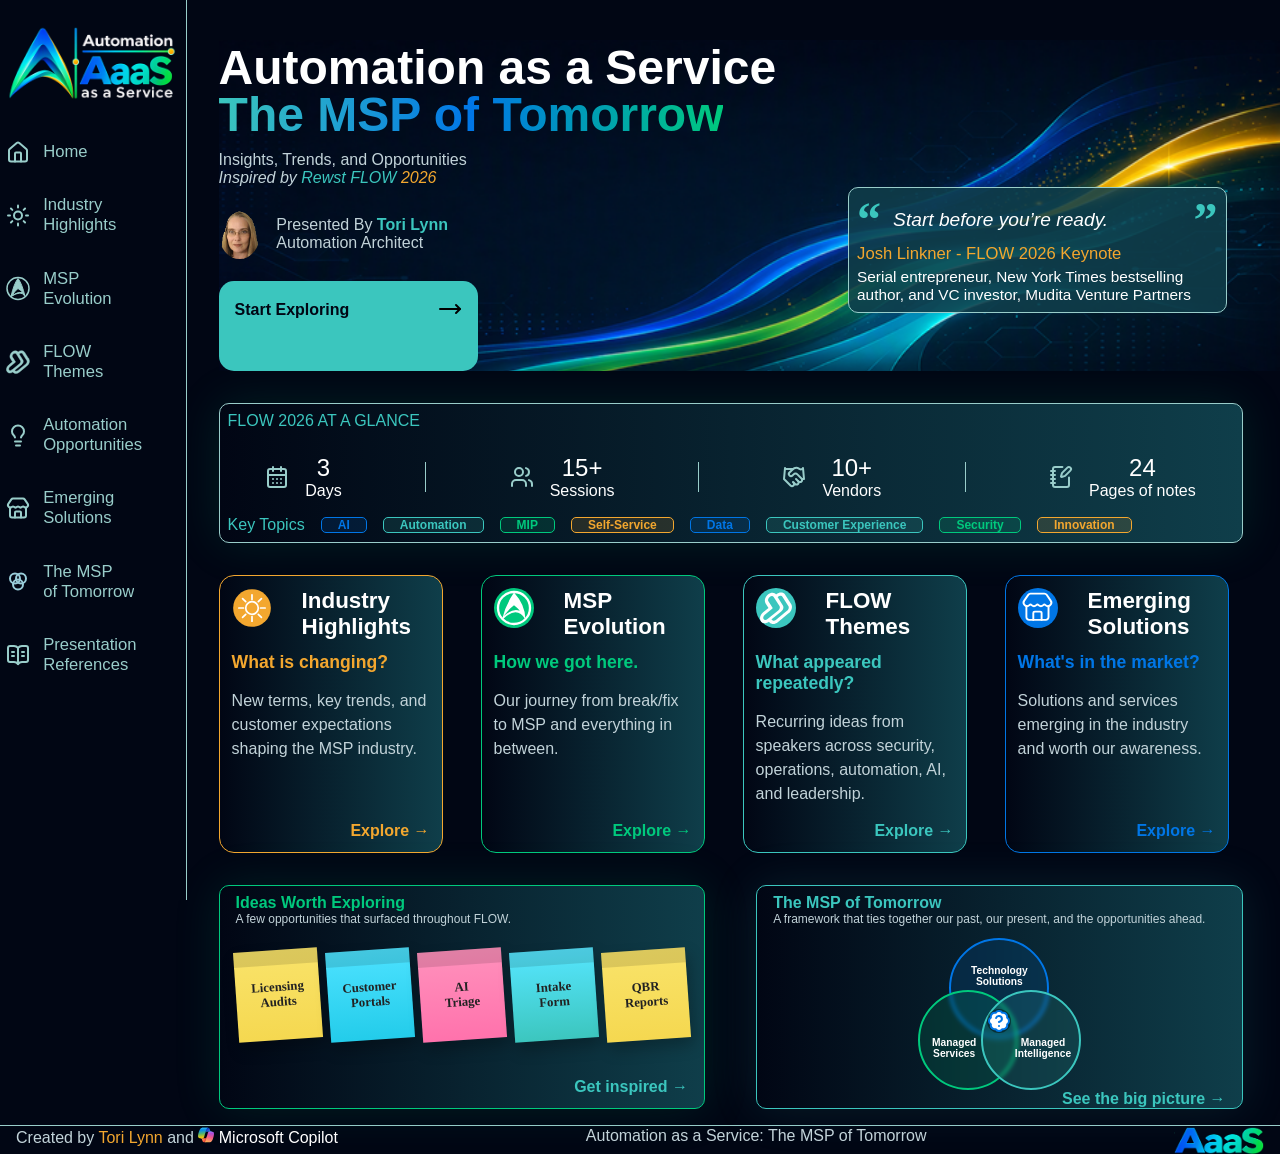
<file: index.html>
<!DOCTYPE html>
<html lang="en">
<head>
    <meta charset="UTF-8">
    <meta name="viewport" content="width=device-width, initial-scale=1.0">

    <!-- Search Engine Directives -->
    <meta name="robots" content="noindex, nofollow, noarchive">

    <title>Automation as a Service - The MSP of Tomorrow</title>

    <link rel="stylesheet" href="css/site.css">
    <link rel="stylesheet" href="css/navigation.css">
    <link rel="stylesheet" href="css/footer.css">
    <link rel="stylesheet" href="css/home.css">
</head>

<body>
    <!-- This div holds the entire site layout -->
    <div class="site-layout">
        <!-- This is a placeholder for the navigation bar -->
        <div id="nav-placeholder">
        </div>

        <!-- This is the main content of the page -->
        <main class="content">
            <!-- This is the top banner section of the page -->
            <section class="hero">
                <!-- Main and secondary headings -->
                <h1>Automation as a Service</h1>
                <h2 class="hero-fancy-heading">The MSP of Tomorrow</h2>

                <!-- Short page description -->
                <p>
                    Insights, Trends, and Opportunities<br />
                    <span style="font-style: italic;">Inspired by <span style="color: var(--flow-teal);">Rewst FLOW</span> <span style="color: var(--flow-gold);">2026</span></span>
                </p>

                <!-- Presenter information and quote -->
                <div class="presenter-row">
                    <!-- Avatar image and presenter details -->
                    <img src="images/icons/Tori-Lynn-Avatar.png" alt="Tori Lynn" class="avatar" />
                    <p>
                        Presented By <span class="presenter-name">Tori Lynn</span><br />Automation Architect
                    </p>

                    <!-- Quote block with quote and speaker information -->
                    <div class="quote-block box-border">
                        <!-- Quote text -->
                        <div class="the-quote">
                            <div class="large-quote">&ldquo;</div><div class="quote">Start before you’re ready.</div><div class="large-quote">&rdquo;</div>
                        </div>

                        <!-- Speaker information with LinkedIn link -->
                        <div class="the-speaker">
                            <a href="https://www.linkedin.com/in/joshlinkner/" class="linked-link">Josh Linkner - FLOW 2026 Keynote</a>
                        </div>

                        <!-- Speaker title and description -->
                        <div class="speaker-title">
                            Serial entrepreneur, New York Times bestselling author, and VC investor, Mudita Venture Partners
                        </div>
                    </div>
                </div>

                <!-- Call-to-action button to start exploring the site -->
                <div class="hero-buttons">
                     <div class="start-exploring">
                        <a href="pages/industry-highlights.html" class="start-exploring-link">
                            <div class="start-exploring-button">
                                <div class="start-exploring-text">Start Exploring</div>
                                <div class="start-exploring-arrow">
                                    <img src="images/icons/left-arrow.svg" />
                                </div>
                            </div>
                        </a>
                     </div>
                </div>
            </section>

            <!-- This section provides an overview of the FLOW 2026 event -->
			<section class="flow-overview block-background box-border">
                <!-- Overview title -->
				<p class="overview-title">FLOW 2026 AT A GLANCE</p>

                <!-- Stats container -->
				<div class="overview-stats">
                    <!-- Days stat -->
					<div class="stat-card">
						<img src="images/icons/calendar.svg" />
						<p class="stat-content"><span class="stat-num">3</span><br/>Days</p>
					</div>

                    <!-- Vertical divider -->
					<div class="divider-vertical"></div>

                    <!-- Sessions stat -->
					<div class="stat-card">
						<img src="images/icons/sessions.svg" />
						<p class="stat-content"><span class="stat-num">15+</span><br/>Sessions</p>
					</div>

                    <!-- Vertical divider -->
					<div class="divider-vertical"></div>

                    <!-- Vendors stat -->
					<div class="stat-card">
						<img src="images/icons/handshake.svg" />
						<p class="stat-content"><span class="stat-num">10+</span><br/>Vendors</p>
					</div>

                    <!-- Vertical divider -->
					<div class="divider-vertical"></div>

                    <!-- Notes stat -->
					<div class="stat-card">
						<img src="images/icons/notes.svg" />
						<p class="stat-content"><span class="stat-num">24</span><br/>Pages of notes</p>
					</div>
				</div>

                <!-- Key topics row with animated chips -->
				<div class="topics-row">
					<span class="topics-label">Key Topics</span>
					<span class="topic-chip topic-chip-blue">AI</span>
					<span class="topic-chip topic-chip-teal">Automation</span>
					<span class="topic-chip topic-chip-green">MIP</span>
					<span class="topic-chip topic-chip-gold">Self-Service</span>
					<span class="topic-chip topic-chip-blue">Data</span>
					<span class="topic-chip topic-chip-teal">Customer Experience</span>
					<span class="topic-chip topic-chip-green">Security</span>
					<span class="topic-chip topic-chip-gold">Innovation</span>
				</div>
			</section>

            <!-- This section contains navigation cards linking to different pages -->
            <section class="nav-cards">
                <!-- Industry Highlights navigation card -->
                <a href="pages/industry-highlights.html" class="card-link card-link-gold">
                    <article class="nav-card nav-card-gold block-background">
                        <div class="card-header">
                            <img src="images/icons/sun-gold-v2.svg" />
                            <h3>Industry Highlights</h3>
                        </div>
                        <p class="card-subtitle card-subtitle-gold">
                            What is changing?
                        </p>
                        <p class="card-description">
                            New terms, key trends, and customer expectations
                            shaping the MSP industry.
                        </p>
                        <p class="card-link-explore">Explore →</p>
                    </article>
                </a>

                <!-- MSP Evolution navigation card -->
                <a href="pages/evolution.html" class="card-link card-link-green">
                    <article class="nav-card nav-card-green block-background">
                        <div class="card-header">
                            <img src="images/icons/AaaS_A.svg" />
                            <h3>MSP Evolution</h3>
                        </div>
                        <p class="card-subtitle card-subtitle-green">
                            How we got here.
                        </p>
                        <p class="card-description">
                            Our journey from break/fix to MSP and everything in between.
                        </p>
                        <p class="card-link-explore">Explore →</p>
                    </article>
                </a>

                <!-- FLOW Themes navigation card -->
                <a href="pages/flow-themes.html" class="card-link card-link-teal">
                    <article class="nav-card nav-card-teal block-background">
                        <div class="card-header">
                            <img src="images/icons/flow-teal.svg" />
                            <h3>FLOW Themes</h3>
                        </div>
                        <p class="card-subtitle card-subtitle-teal">
                            What appeared repeatedly?
                        </p>
                        <p class="card-description">
                            Recurring ideas from speakers across security, operations, automation, AI, and leadership.
                        </p>
                        <p class="card-link-explore">Explore →</p>
                    </article>
                </a>

                <!-- Emerging Solutions navigation card -->
                <a href="pages/emerging-solutions.html" class="card-link card-link-blue">
                    <article class="nav-card nav-card-blue block-background">
                        <div class="card-header">
                            <img src="images/icons/vendors-blue.svg" />
                            <h3>Emerging Solutions</h3>
                        </div>
                        <p class="card-subtitle card-subtitle-blue">
                            What's in the market?
                        </p>
                        <p class="card-description">
                            Solutions and services emerging in the industry and worth our awareness.
                        </p>
                        <p class="card-link-explore">Explore →</p>
                    </article>
                </a>
            </section>

            <!-- Closing blocks -->
            <div class="bottom-sections">
                <!-- Ideas Worth Exploring section -->
                <section class="bottom-sections-section opportunities-preview block-background box-border">
                    <h2>Ideas Worth Exploring</h2>
                    <p class="bottom-sections-description">
                        A few opportunities that surfaced throughout FLOW.
                    </p>
                    <div class="sticky-notes">
                        <div class="sticky-note note-yellow note-1">
                            Licensing<br />Audits
                        </div>          

                        <div class="sticky-note note-blue note-1">
                            Customer<br />Portals
                        </div>
                        
                        <div class="sticky-note note-pink note-1">
                            AI<br />Triage
                        </div>

                        <div class="sticky-note note-teal note-1">
                            Intake<br />Form
                        </div>

                        <div class="sticky-note note-yellow note-1">
                            QBR<br />Reports
                        </div>
                    </div>

                    <div style="height: 3rem;">
                        <a href="pages/opportunities.html" class="future-link">Get inspired →</a>
                    </div>
                </section>

                <!-- The MSP of Tomorrow section -->
                <section class="bottom-sections-section future-preview block-background box-border">
                    <div class="future-text">
                        <h2>The MSP of Tomorrow</h2>
                        <p class="bottom-sections-description">
                            A framework that ties together
                            our past, our present,
                            and the opportunities ahead.
                        </p>
                    </div>

                    <div class="future-content">
                        <div class="venn-circle venn-tech">
                            <span style="margin-top: -1.5rem;">Technology<br>Solutions</span>
                        </div>

                        <div class="venn-center">
                            <img src="images/icons/question.svg" />
                         </div>

                        <div class="future-graphic">
                            <div class="venn-circle venn-services">
                                <span style="margin-left: -1.7rem; margin-top: 1rem;">Managed<br>Services</span>
                            </div>
                            <div class="venn-circle venn-intelligence">
                                <span style="margin-right: -1.5rem; margin-top: 1rem;">Managed<br>Intelligence</span>
                            </div>
                        </div>                        
                    </div>

                    <div>
                        <a href="pages/msp-tomorrow.html" class="future-link">
                            See the big picture →
                        </a>
                    </div>
                </section>
            </div>
        </main>
    </div>

    <!-- This is a placeholder for the footer -->
    <div id="footer-placeholder">
    </div>

    <!-- Load the JavaScript file that inserts the navigation and footer -->
    <script src="js/includes.js"></script>
</body>
</html>
</file>
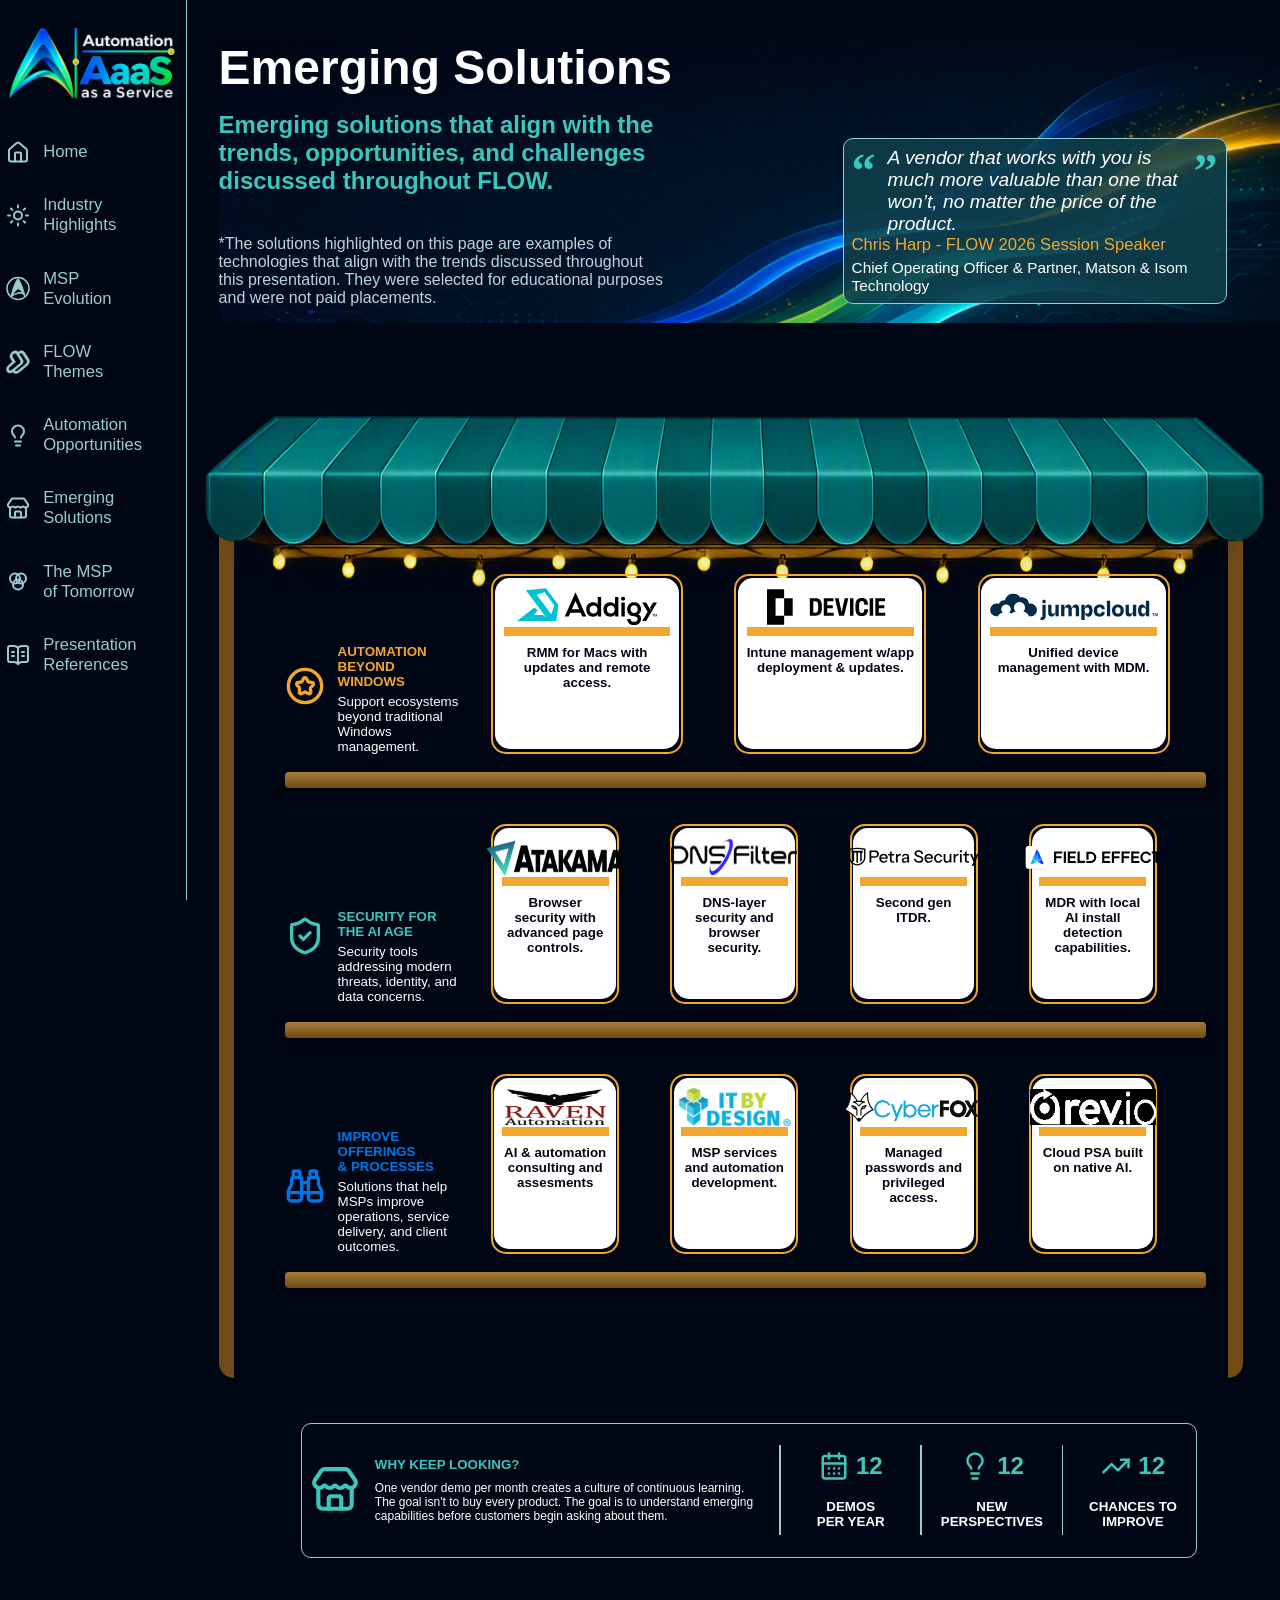
<file: pages/emerging-solutions.html>
<!DOCTYPE html>
<html lang="en">
<head>
    <meta charset="UTF-8">
    <meta name="viewport" content="width=device-width, initial-scale=1.0">

    <!-- Search Engine Directives -->
    <meta name="robots" content="noindex, nofollow, noarchive">

    <title>Automation as a Service - The Cynergy of Tomorrow - Emerging Solutions</title>

    <link rel="stylesheet" href="../css/site.css">
    <link rel="stylesheet" href="../css/navigation.css">
    <link rel="stylesheet" href="../css/footer.css">
    <link rel="stylesheet" href="../css/emerging-solutions.css">
</head>

<body>
    <div class="site-layout">
        <div id="nav-placeholder">
        </div>

        <main class="content">
            <section class="hero">
                <h1>Emerging Solutions</h1>

                <div class="presenter-row">
                    <div class="page-title">
                        <h3>Emerging solutions that align with the trends, opportunities, and challenges discussed throughout FLOW.</h3>

                        <p>
                            *The solutions highlighted on this page are examples of technologies that align with the trends discussed throughout this presentation. They were selected for educational purposes and were not paid placements.
                        </p>
                    </div>

                    <div class="quote-block box-border">
                        <div class="the-quote">
                            <div class="large-quote">&ldquo;</div><div class="quote">A vendor that works with you is much more valuable than one that won’t, no matter the price of the product.</div><div class="large-quote">&rdquo;</div>
                        </div>
                        <div class="the-speaker">
                            <a href="https://www.linkedin.com/in/chris-harp-06aa339b/" class="linked-link">Chris Harp - FLOW 2026 Session Speaker</a>
                        </div>
                        <div class="speaker-title">
                            Chief Operating Officer & Partner, Matson & Isom Technology
                        </div>
                    </div>
                </div>
            </section>

            <div class="market-awning-div">
                <img src="../images/graphics/awning_with_lights_short.png" class="market-awning" />
            </div>
            <section class="remaining-market">
                <div class="vendor-showcase">
                    <!-- ROW 1 -->
                    <div class="row-type">
                        <div class="row-icon-div">
                            <img src="../images/icons/star-circle.svg" class="row-icon" />
                        </div>

                        <div class="row-heading">
                            <div class="row-title gold-title">
                                AUTOMATION BEYOND<br />WINDOWS
                            </div>

                            <div class="row-text">
                                Support ecosystems beyond traditional Windows management.
                            </div>
                        </div>

                        <a href="https://addigy.com/" class="vendor-link">
                            <div class="vendor-card vendor-card-r1">
                                <!-- Addigy -->
                                <div class="vendor-card-inner">
                                    <div class="vendor-name-row">
                                        <div class="vendor-icon-div">
                                            <img src="../images/branding/vendor_logos/addigy-horz-new-header-logo.svg" class="vendor-logo "/>
                                        </div>
                                    </div>

                                    <div class="vendor-divider"></div>

                                    <div class="vendor-text">
                                        RMM for Macs with updates and remote access.
                                    </div>
                                </div>
                            </div>
                        </a>

                        <a href="https://fieldeffect.com/msp-partner-program" class="vendor-link">
                            <div class="vendor-card vendor-card-r1">
                                <!-- Devicie -->
                                <div class="vendor-card-inner">
                                    <div class="vendor-name-row">
                                        <div class="vendor-icon-div">
                                            <img src="../images/branding/vendor_logos/Devicie MISA Header POS.svg" class="vendor-logo" style="transform: scale(0.9);" />
                                        </div>
                                    </div>

                                    <div class="vendor-divider"></div>

                                    <div class="vendor-text">
                                        Intune management w/app deployment & updates.
                                    </div>
                                </div>
                            </div>
                        </a>

                        <a href="https://www.cyberfox.com/" class="vendor-link">
                            <div class="vendor-card vendor-card-r1">
                                <!-- JumpCloud -->
                                <div class="vendor-card-inner">
                                    <div class="vendor-name-row">
                                        <div class="vendor-icon-div">
                                            <img src="../images/branding/vendor_logos/jumpcloud-logo-tm-oceanblue.svg" class="vendor-logo" style="transform: scale(1.2);" />
                                        </div>
                                    </div>

                                    <div class="vendor-divider"></div>

                                    <div class="vendor-text">
                                        Unified device management with MDM.
                                    </div>
                                </div>
                            </div>
                        </a>
                    </div>

                    <div class="market-stage"></div>

                    <!-- ROW 2 -->
                    <div class="row-type">
                        <div class="row-icon-div">
                            <img src="../images/icons/shield-check-teal.svg" class="row-icon" />
                        </div>

                        <div class="row-heading">
                            <div class="row-title teal-title">
                                SECURITY FOR<br />THE AI AGE
                            </div>

                            <div class="row-text">
                                Security tools addressing modern threats, identity, and data concerns.
                            </div>
                        </div>

                        <a href="https://www.atakama.com/" class="vendor-link">
                            <div class="vendor-card vendor-card-r2">
                                <!-- Atakama -->
                                <div class="vendor-card-inner">
                                    <div class="vendor-name-row">
                                        <div class="vendor-icon-div">
                                            <img src="../images/branding/vendor_logos/atakama-logo-dark-1vMK9aTH.png" class="vendor-logo "/>
                                        </div>
                                    </div>

                                    <div class="vendor-divider"></div>

                                    <div class="vendor-text">
                                        Browser security with advanced page controls.
                                    </div>
                                </div>
                            </div>
                        </a>

                        <a href="https://www.dnsfilter.com/" class="vendor-link">
                            <div class="vendor-card vendor-card-r2">
                                <!-- DNSFilter -->
                                <div class="vendor-card-inner">
                                    <div class="vendor-name-row">
                                        <div class="vendor-icon-div">
                                            <img src="../images/branding/vendor_logos/dnsfilter-two-tone-transparent-background-logo-230x55.png" class="vendor-logo" style="transform: scale(0.9);" />
                                        </div>
                                    </div>

                                    <div class="vendor-divider"></div>

                                    <div class="vendor-text">
                                        DNS-layer security and browser security.
                                    </div>
                                </div>
                            </div>
                        </a>

                        <a href="https://devicie.com/" class="vendor-link">
                            <div class="vendor-card vendor-card-r2">
                                <!-- Petra Security -->
                                <div class="vendor-card-inner">
                                    <div class="vendor-name-row">
                                        <div class="vendor-icon-div">
                                            <img src="../images/branding/vendor_logos/Petra-Full-BLK.svg" class="vendor-logo" style="transform: scale(1);" />
                                        </div>
                                    </div>

                                    <div class="vendor-divider"></div>

                                    <div class="vendor-text">
                                        Second gen ITDR.
                                    </div>
                                </div>
                            </div>
                        </a>

                        <a href="https://jumpcloud.com/" class="vendor-link">
                            <div class="vendor-card vendor-card-r2">
                                <!-- Field Effect -->
                                <div class="vendor-card-inner">
                                    <div class="vendor-name-row">
                                        <div class="vendor-icon-div">
                                            <img src="../images/branding/vendor_logos/field-effect.svg" class="vendor-logo" />
                                        </div>
                                    </div>

                                    <div class="vendor-divider"></div>

                                    <div class="vendor-text">
                                        MDR with local AI install detection capabilities.
                                    </div>
                                </div>
                            </div>
                        </a>
                    </div>

                    <div class="market-stage"></div>

                    <!-- ROW 3 -->
                    <div class="row-type">
                        <div class="row-icon-div">
                            <img src="../images/icons/binocluars.svg" class="row-icon" />
                        </div>

                        <div class="row-heading">
                            <div class="row-title blue-title">
                                IMPROVE OFFERINGS<br />& PROCESSES
                            </div>

                            <div class="row-text">
                                Solutions that help MSPs improve operations, service delivery, and client outcomes.
                            </div>
                        </div>

                        <a href="https://ravenautomation.com/" class="vendor-link">
                            <div class="vendor-card vendor-card-r2">
                                <!-- Raven Automation -->
                                <div class="vendor-card-inner">
                                    <div class="vendor-name-row">
                                        <div class="vendor-icon-div">
                                            <img src="../images/branding/vendor_logos/Raven-Automation.png" class="vendor-logo" style="transform: scale(0.9);"/>
                                        </div>
                                    </div>

                                    <div class="vendor-divider"></div>

                                    <div class="vendor-text">
                                        AI & automation consulting and assesments
                                    </div>
                                </div>
                            </div>
                        </a>

                        <a href="https://itbd.net/" class="vendor-link">
                            <div class="vendor-card vendor-card-r2">
                                <!-- IT By Design -->
                                <div class="vendor-card-inner">
                                    <div class="vendor-name-row">
                                        <div class="vendor-icon-div">
                                            <img src="../images/branding/vendor_logos/IT-By-Design.png" class="vendor-logo" style="transform: scale(1);" />
                                        </div>
                                    </div>

                                    <div class="vendor-divider"></div>

                                    <div class="vendor-text">
                                        MSP services and automation development.
                                    </div>
                                </div>
                            </div>
                        </a>

                        <a href="https://www.petrasecurity.com/" class="vendor-link">
                            <div class="vendor-card vendor-card-r2">
                                <!-- CyberFox -->
                                <div class="vendor-card-inner">
                                    <div class="vendor-name-row">
                                        <div class="vendor-icon-div">
                                            <img src="../images/branding/vendor_logos/cyberfox-logo-v2.svg" class="vendor-logo" style="transform: scale(1);" />
                                        </div>
                                    </div>

                                    <div class="vendor-divider"></div>

                                    <div class="vendor-text">
                                        Managed passwords and privileged access.
                                    </div>
                                </div>
                            </div>
                        </a>

                        <a href="https://www.rev.io/" class="vendor-link">
                            <div class="vendor-card vendor-card-r2">
                                <!-- Rev.io -->
                                <div class="vendor-card-inner">
                                    <div class="vendor-name-row">
                                        <div class="vendor-icon-div">
                                            <img src="../images/branding/vendor_logos/logo-revio-white.png" class="vendor-logo" style="transform: scale(0.9);" />
                                        </div>
                                    </div>

                                    <div class="vendor-divider"></div>

                                    <div class="vendor-text">
                                        Cloud PSA built on native AI.
                                    </div>
                                </div>
                            </div>
                        </a>
                    </div>

                    <div class="market-stage"></div>
                </div>                
            </section>

            <section class="why-section box-border">
                <div class="why-heading-icon-div">
                    <img src="../images/icons/store.svg" class="why-heading-icon" />
                </div>

                <div class="why-heading-div">
                    <div class="why-title">
                        WHY KEEP LOOKING?
                    </div>

                    <div class="why-text">
                        One vendor demo per month creates a culture of continuous learning.<br />
                        The goal isn't to buy every product. The goal is to understand emerging capabilities before customers begin asking about them.
                    </div>
                </div>

                <div class="why-divider"></div>

                <div class="block-12">
                    <div class="heading-12">
                        <div class="icon-12-div">
                            <img src="../images/icons/calendar-teal.svg" class="icon-12" />
                        </div>

                        <div class="number-12">
                            12
                        </div>
                    </div>

                    <div class="text-12">
                        DEMOS<br />PER YEAR
                    </div>
                </div>

                <div class="why-divider"></div>

                <div class="block-12">
                    <div class="heading-12">
                        <div class="icon-12-div">
                            <img src="../images/icons/light-teal.svg" class="icon-12" />
                        </div>

                        <div class="number-12">
                            12
                        </div>
                    </div>

                    <div class="text-12">
                        NEW PERSPECTIVES
                    </div>
                </div>

                <div class="why-divider"></div>

                <div class="block-12">
                    <div class="heading-12">
                        <div class="icon-12-div">
                            <img src="../images/icons/trending-up-teal.svg" class="icon-12" />
                        </div>

                        <div class="number-12">
                            12
                        </div>
                    </div>

                    <div class="text-12">
                        CHANCES TO IMPROVE
                    </div>
                </div>
            </section>
        </main>
    </div>

    <div id="footer-placeholder">
    </div>

    <script src="../js/includes.js"></script>
    <script src="../js/app.js"></script>
</body>
</html>
</file>
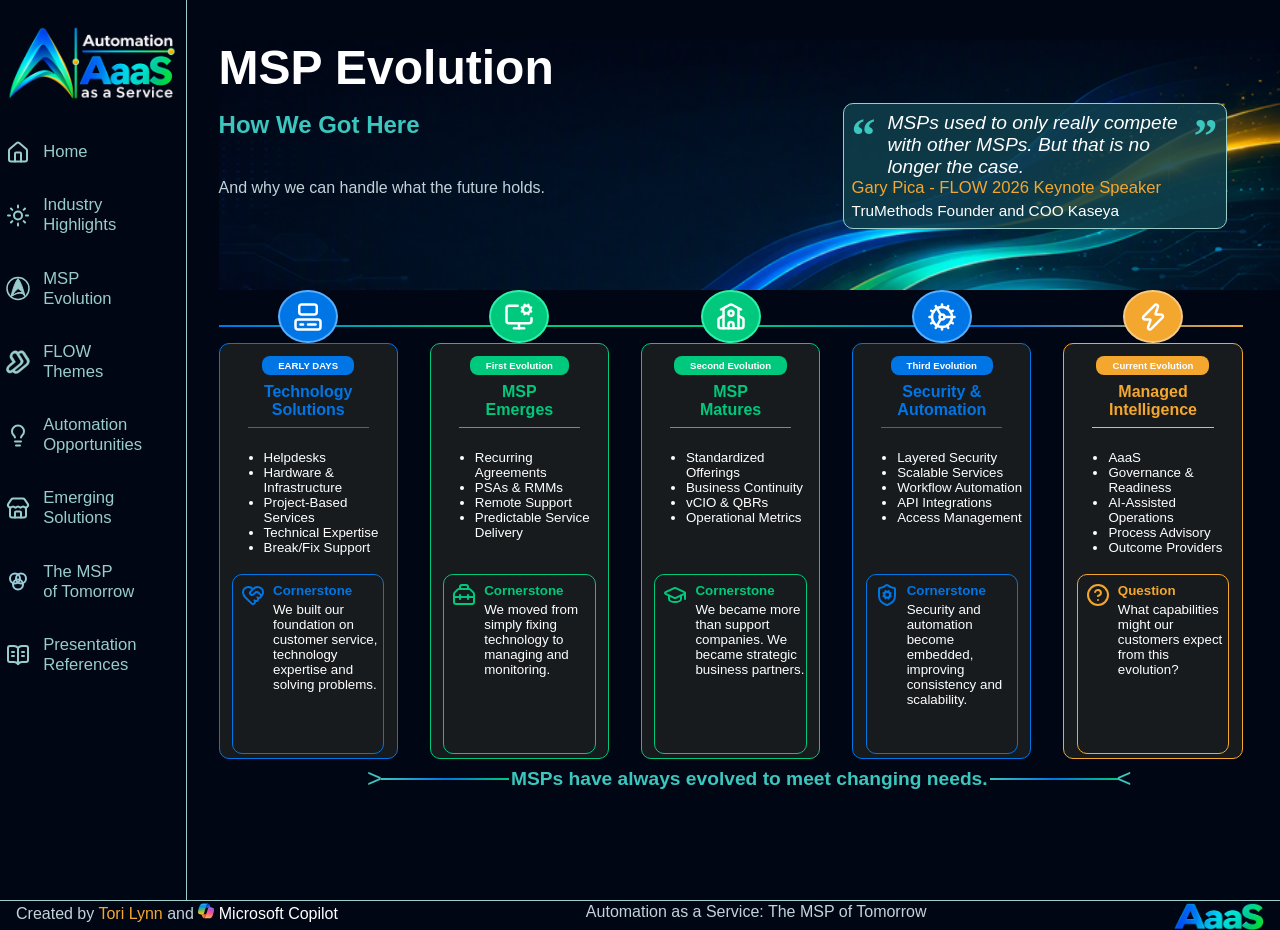
<file: pages/evolution.html>
<!DOCTYPE html>
<html lang="en">
<head>
    <meta charset="UTF-8">
    <meta name="viewport" content="width=device-width, initial-scale=1.0">

    <!-- Search Engine Directives -->
    <meta name="robots" content="noindex, nofollow, noarchive">

    <title>Automation as a Service - The MSP of Tomorrow - MSP Evolution</title>

    <link rel="stylesheet" href="../css/site.css">
    <link rel="stylesheet" href="../css/navigation.css">
    <link rel="stylesheet" href="../css/footer.css">
    <link rel="stylesheet" href="../css/evolution.css">
</head>

<body>
    <div class="site-layout">
        <div id="nav-placeholder">
        </div>

        <main class="content">
            <section class="hero">
                <h1>MSP Evolution</h1>

                <div class="presenter-row">
                    <div class="page-title">
                        <h3>How We Got Here</h3>

                        <p>
                            And why we can handle what the future holds.
                        </p>
                    </div>
                    <div class="quote-block box-border">
                        <div class="the-quote">
                            <div class="large-quote">&ldquo;</div><div class="quote">MSPs used to only really compete with other MSPs. But that is no longer the case.</div><div class="large-quote">&rdquo;</div>
                        </div>
                        <div class="the-speaker">
                            <a href="https://www.linkedin.com/in/garypica/" class="linked-link">Gary Pica - FLOW 2026 Keynote Speaker</a>
                        </div>
                        <div class="speaker-title">
                            TruMethods Founder and COO Kaseya
                        </div>
                    </div>
                </div>
            </section>

            <section class="timeline-section">
                <div class="timeline">
                    <div class="timeline-line">
                    </div>

                    <div class="timeline-entry">
                        <div class="timeline-icon timeline-icon-blue">
                            <img src="../images/icons/computer.svg" />
                        </div>
                        <div class="timeline-event box-border timeline-blue">
                            <div class="timeline-label timeline-label-blue">
                                EARLY DAYS
                            </div>

                            <div class="timeline-title">
                                Technology<br />Solutions
                            </div>

                            <div class="divider-horizontal" style="background-color: var(--msp-blue);"></div>

                            <ul class="timeline-list">
                                <li>Helpdesks</li>
                                <li>Hardware & Infrastructure</li>
                                <li>Project-Based Services</li>
                                <li>Technical Expertise</li>
                                <li>Break/Fix Support</li>
                            </ul>

                            <div class="timeline-cornerstone box-border">
                                <img src="../images/icons/heart-handshake.svg" class="timeline-cornerstone-icon" />
                                <div class="timeline-cornerstone-content">
                                    <div class="timeline-cornerstone-title">
                                        Cornerstone
                                    </div>
                                    <div class="timeline-cornerstone-text">
                                        We built our foundation on customer service, technology expertise and solving problems.
                                    </div>
                                </div>
                            </div>
                        </div>
                    </div>

                    <div class="timeline-entry">
                        <div class="timeline-icon timeline-icon-green">
                            <img src="../images/icons/monitor-cog.svg" />
                        </div>
                        <div class="timeline-event box-border timeline-green">
                            <div class="timeline-label timeline-label-green">
                                First Evolution
                            </div>

                            <div class="timeline-title">
                                MSP<br />Emerges
                            </div>

                            <div class="divider-horizontal" style="background-color: var(--msp-green);"></div>

                            <ul class="timeline-list">
                                <li>Recurring Agreements</li>
                                <li>PSAs & RMMs</li>
                                <li>Remote Support</li>
                                <li>Predictable Service Delivery</li>
                            </ul>

                            <div class="timeline-cornerstone box-border">
                                <img src="../images/icons/toolbox.svg" class="timeline-cornerstone-icon" />
                                <div class="timeline-cornerstone-content">
                                    <div class="timeline-cornerstone-title">
                                        Cornerstone
                                    </div>
                                    <div class="timeline-cornerstone-text">
                                        We moved from simply fixing technology to managing and monitoring.
                                    </div>
                                </div>
                            </div>
                        </div>
                    </div>
                    
                    <div class="timeline-entry">
                        <div class="timeline-icon timeline-icon-green">
                            <img src="../images/icons/school.svg" />
                        </div>
                        <div class="timeline-event box-border timeline-green">
                            <div class="timeline-label timeline-label-green">
                                Second Evolution
                            </div>

                            <div class="timeline-title">
                                MSP<br />Matures
                            </div>

                            <div class="divider-horizontal" style="background-color: var(--msp-green);"></div>

                            <ul class="timeline-list">
                                <li>Standardized Offerings</li>
                                <li>Business Continuity</li>
                                <li>vCIO & QBRs</li>
                                <li>Operational Metrics</li>
                            </ul>

                            <div class="timeline-cornerstone box-border">
                                <img src="../images/icons/graduation-cap.svg" class="timeline-cornerstone-icon" />
                                <div class="timeline-cornerstone-content">
                                    <div class="timeline-cornerstone-title">
                                        Cornerstone
                                    </div>
                                    <div class="timeline-cornerstone-text">
                                        We became more than support companies. We became strategic business partners.
                                    </div>
                                </div>
                            </div>
                        </div>
                    </div>
                    
                    <div class="timeline-entry">
                        <div class="timeline-icon timeline-icon-blue">
                            <img src="../images/icons/cog.svg" />
                        </div>
                        <div class="timeline-event box-border timeline-blue">
                            <div class="timeline-label timeline-label-blue">
                                Third Evolution
                            </div>

                            <div class="timeline-title">
                                Security &<br />Automation
                            </div>

                            <div class="divider-horizontal" style="background-color: var(--msp-blue);"></div>

                            <ul class="timeline-list">
                                <li>Layered Security</li>
                                <li>Scalable Services</li>
                                <li>Workflow Automation</li>
                                <li>API Integrations</li>
                                <li>Access Management</li>
                            </ul>

                            <div class="timeline-cornerstone box-border">
                                <img src="../images/icons/shield-cog.svg" class="timeline-cornerstone-icon" />
                                <div class="timeline-cornerstone-content">
                                    <div class="timeline-cornerstone-title">
                                        Cornerstone
                                    </div>
                                    <div class="timeline-cornerstone-text">
                                        Security and automation become embedded, improving consistency and scalability.
                                    </div>
                                </div>
                            </div>
                        </div>
                    </div>
                    
                    <div class="timeline-entry">
                        <div class="timeline-icon timeline-icon-gold">
                            <img src="../images/icons/zap.svg" />
                        </div>
                        <div class="timeline-event box-border timeline-gold">
                            <div class="timeline-label timeline-label-gold">
                                Current Evolution
                            </div>

                            <div class="timeline-title">
                                Managed<br />Intelligence
                            </div>

                            <div class="divider-horizontal" style="background-color: var(--flow -gold);"></div>

                            <ul class="timeline-list">
                                <li>AaaS</li>
                                <li>Governance & Readiness</li>
                                <li>AI-Assisted Operations</li>
                                <li>Process Advisory</li>
                                <li>Outcome Providers</li>
                            </ul>

                            <div class="timeline-cornerstone box-border">
                                <img src="../images/icons/circle-question.svg" class="timeline-cornerstone-icon" />
                                <div class="timeline-cornerstone-content">
                                    <div class="timeline-cornerstone-title">
                                        Question
                                    </div>
                                    <div class="timeline-cornerstone-text">
                                        What capabilities might our customers expect from this evolution?
                                    </div>
                                </div>
                            </div>
                        </div>
                    </div>
                </div>
            </section>

            <section class="slide-summary">
                <div class="slide-summary-content">
                    <div class="summary-arrow-green">&gt;</div>
                    <div class="slide-summary-line summary-line-start"></div>
                    <div class="slide-summary-text summary-text-teal">
                        MSPs have always evolved to meet changing needs.
                    </div>
                    <div class="slide-summary-line summary-line-end"></div>
                    <div class="summary-arrow-green">&lt;</div>
                </div>
            </section>
        </main>
    </div>

    <div id="footer-placeholder">
    </div>

    <script src="../js/includes.js"></script>
    <script src="../js/app.js"></script>
</body>
</html>
</file>
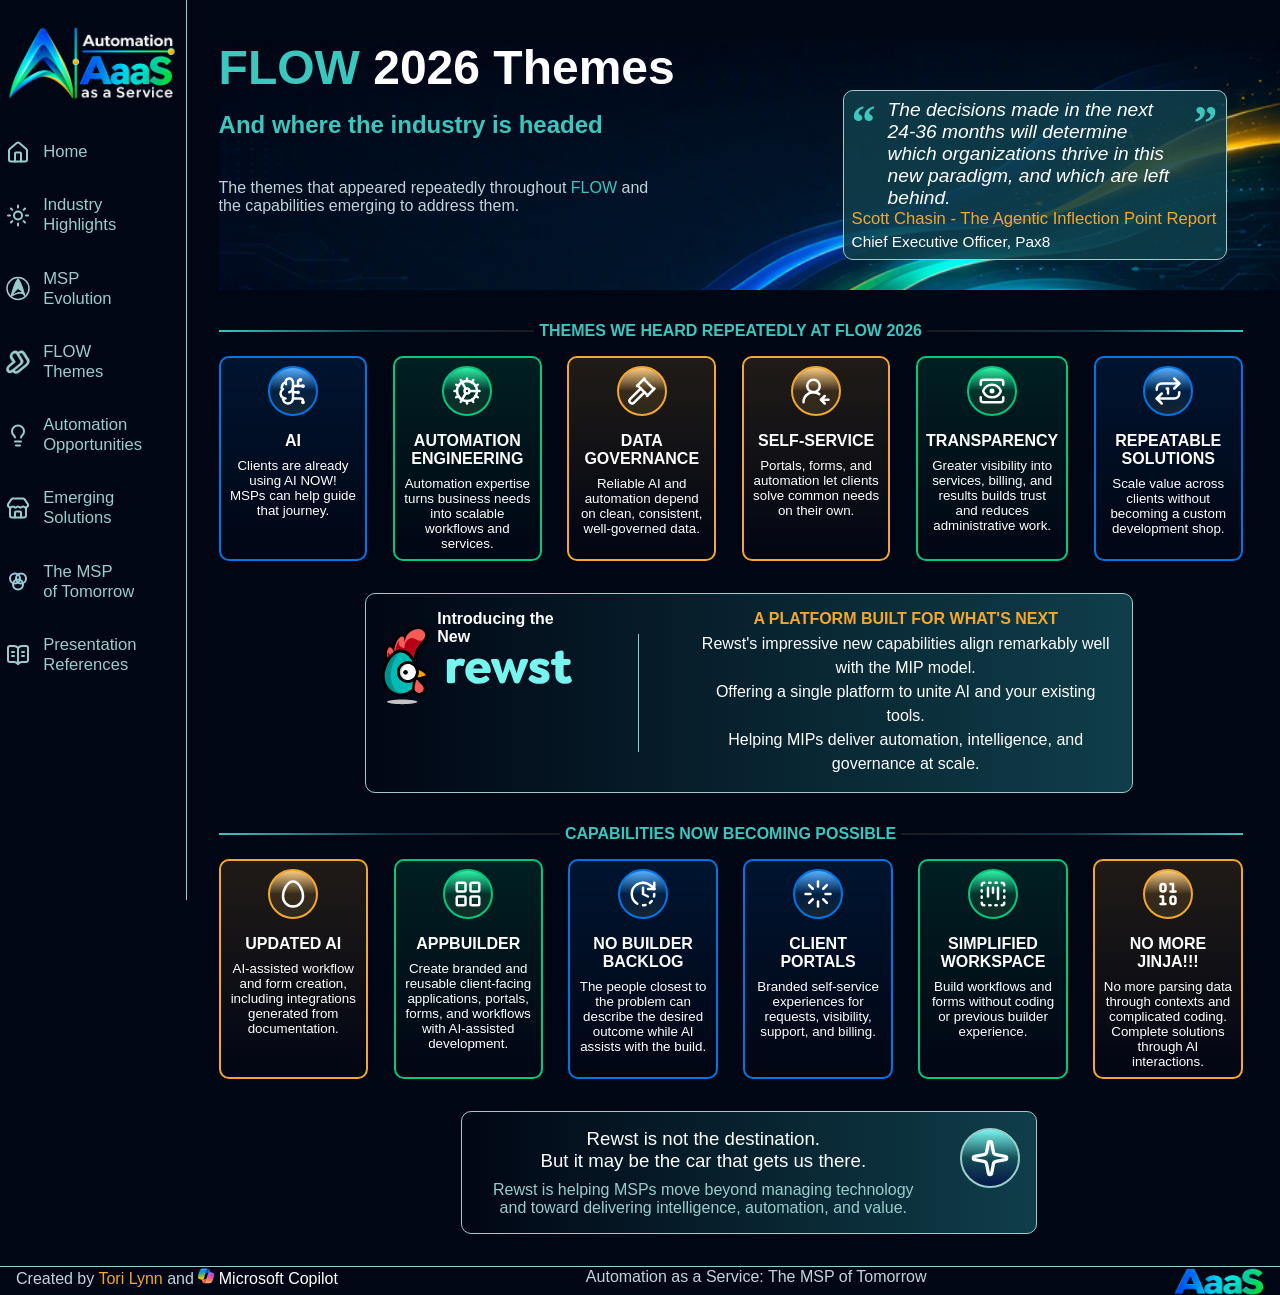
<file: pages/flow-themes.html>
<!DOCTYPE html>
<html lang="en">
<head>
    <meta charset="UTF-8">
    <meta name="viewport" content="width=device-width, initial-scale=1.0">

    <!-- Search Engine Directives -->
    <meta name="robots" content="noindex, nofollow, noarchive">

    <title>Automation as a Service - The MSP of Tomorrow - FLOW 2026 Themes</title>

    <link rel="stylesheet" href="../css/site.css">
    <link rel="stylesheet" href="../css/navigation.css">
    <link rel="stylesheet" href="../css/footer.css">
    <link rel="stylesheet" href="../css/flow-themes.css">
</head>

<body>
    <div class="site-layout">
        <div id="nav-placeholder">
        </div>

        <main class="content">
            <section class="hero">
                <h1><span class="teal-text">FLOW</span> 2026 Themes</h1>

                <div class="presenter-row">
                    <div class="page-title">
                        <h3>And where the industry is headed</h3>

                        <p>
                            The themes that appeared repeatedly throughout <span class="teal-text">FLOW</span> and the capabilities emerging to address them.
                        </p>
                    </div>
                    <div class="quote-block box-border">
                        <div class="the-quote">
                            <div class="large-quote">&ldquo;</div><div class="quote">The decisions made in the next 24-36 months will determine which organizations thrive in this new paradigm, and which are left behind.</div><div class="large-quote">&rdquo;</div>
                        </div>
                        <div class="the-speaker">
                            <a href="https://www.linkedin.com/in/scottchasin/" class="linked-link">Scott Chasin - The Agentic Inflection Point Report</a>
                        </div>
                        <div class="speaker-title">
                            Chief Executive Officer, Pax8
                        </div>
                    </div>
                </div>
            </section>

            <section class="themes-section">
                <div class="themes-section-heading-row">
                    <div class="themes-section-heading-row-line-left"></div>
                    <div class="themes-section-heading-row-text">
                        THEMES WE HEARD REPEATEDLY AT FLOW 2026
                    </div>
                    <div class="themes-section-heading-row-line-right"></div>
                </div>

                <div class="themes-cards">
                    <div class="theme-card theme-card-blue box-border grow-effect">
                        <div class="theme-icon-div theme-icon-div-blue">
                            <img src="../images/icons/brain-circuit-white.svg" class="theme-icon" />
                        </div>

                        <div class="theme-title">
                            AI
                        </div>

                        <div class="theme-text">
                            Clients are already using AI NOW!<br />MSPs can help guide that journey.
                        </div>
                    </div>

                    <div class="theme-card theme-card-green box-border grow-effect">
                        <div class="theme-icon-div theme-icon-div-green">
                            <img src="../images/icons/cog.svg" class="theme-icon" />
                        </div>

                        <div class="theme-title">
                            AUTOMATION ENGINEERING
                        </div>

                        <div class="theme-text">
                            Automation expertise turns business needs into scalable workflows and services.
                        </div>
                    </div>

                    <div class="theme-card theme-card-gold box-border grow-effect">
                        <div class="theme-icon-div theme-icon-div-gold">
                            <img src="../images/icons/gavel.svg" class="theme-icon" />
                        </div>

                        <div class="theme-title">
                            DATA<br />
                            GOVERNANCE
                        </div>

                        <div class="theme-text">
                            Reliable AI and automation depend on clean, consistent, well-governed data.
                        </div>
                    </div>


                    <div class="theme-card theme-card-gold box-border grow-effect">
                        <div class="theme-icon-div theme-icon-div-gold">
                            <img src="../images/icons/self.svg" class="theme-icon" />
                        </div>

                        <div class="theme-title">
                            SELF-SERVICE
                        </div>

                        <div class="theme-text">
                            Portals, forms, and automation let clients solve common needs on their own.
                        </div>
                    </div>

                    <div class="theme-card theme-card-green box-border grow-effect">
                        <div class="theme-icon-div theme-icon-div-green">
                            <img src="../images/icons/view.svg" class="theme-icon" />
                        </div>

                        <div class="theme-title">
                            TRANSPARENCY
                        </div>

                        <div class="theme-text">
                            Greater visibility into services, billing, and results builds trust and reduces administrative work.
                        </div>
                    </div>

                    <div class="theme-card theme-card-blue box-border grow-effect">
                        <div class="theme-icon-div theme-icon-div-blue">
                            <img src="../images/icons/repeat-1.svg" class="theme-icon" />
                        </div>

                        <div class="theme-title">
                            REPEATABLE SOLUTIONS
                        </div>

                        <div class="theme-text">
                            Scale value across clients without becoming a custom development shop.
                        </div>
                    </div>
                </div>
            </section>

            <section class="rewst-intro-section box-border block-background">
                <div class="rewst-intro">
                    <div class="rewst-intro-title-section">
                        <div class="rewst-intro-title">
                            Introducing the New
                        </div>

                        <div class="rewst-icon-div">
                            <img src="../images/branding/FLOW_Logo_Files/rewst-logo.svg" class="rewst-icon" />
                        </div>
                    </div>

                    <div class="divider-vertical"></div>

                    <div class="rewst-intro-content">
                        <div class="rewst-intro-heading">
                            A PLATFORM BUILT FOR WHAT'S NEXT
                        </div>

                        <div class="rewst-intro-text">
                            Rewst's impressive new capabilities align remarkably well with the MIP model.<br /> 
                            Offering a single platform to unite AI and your existing tools.<br /> 
                            Helping MIPs deliver automation, intelligence, and governance at scale.
                        </div>
                    </div>
                </div>
            </section>

            <section class="possible-section">
                <div class="themes-section-heading-row">
                    <div class="themes-section-heading-row-line-left"></div>
                    <div class="themes-section-heading-row-text">
                        CAPABILITIES NOW BECOMING POSSIBLE
                    </div>
                    <div class="themes-section-heading-row-line-right"></div>
                </div>

                <div class="themes-cards">
                    <div class="theme-card theme-card-gold box-border grow-effect">
                        <div class="theme-icon-div theme-icon-div-gold">
                            <img src="../images/icons/egg.svg" class="theme-icon" />
                        </div>

                        <div class="theme-title">
                            UPDATED AI
                        </div>

                        <div class="theme-text">
                            AI-assisted workflow and form creation, including integrations generated from documentation.
                        </div>
                    </div>

                    <div class="theme-card theme-card-green box-border grow-effect">
                        <div class="theme-icon-div theme-icon-div-green">
                            <img src="../images/icons/layout-even.svg" class="theme-icon" />
                        </div>

                        <div class="theme-title">
                            APPBUILDER
                        </div>

                        <div class="theme-text">
                            Create branded and reusable client-facing applications, portals, forms, and workflows with AI-assisted development.
                        </div>
                    </div>

                    <div class="theme-card theme-card-blue box-border grow-effect">
                        <div class="theme-icon-div theme-icon-div-blue">
                            <img src="../images/icons/fading-clock.svg" class="theme-icon" />
                        </div>

                        <div class="theme-title">
                            NO BUILDER BACKLOG
                        </div>

                        <div class="theme-text">
                            The people closest to the problem can describe the desired outcome while AI assists with the build.
                        </div>
                    </div>

                    <div class="theme-card theme-card-blue box-border grow-effect">
                        <div class="theme-icon-div theme-icon-div-blue">
                            <img src="../images/icons/loader.svg" class="theme-icon" />
                        </div>

                        <div class="theme-title">
                            CLIENT PORTALS
                        </div>

                        <div class="theme-text">
                            Branded self-service experiences for requests, visibility, support, and billing.
                        </div>
                    </div>

                    <div class="theme-card theme-card-green box-border grow-effect">
                        <div class="theme-icon-div theme-icon-div-green">
                            <img src="../images/icons/workspace.svg" class="theme-icon" />
                        </div>

                        <div class="theme-title">
                            SIMPLIFIED WORKSPACE
                        </div>

                        <div class="theme-text">
                            Build workflows and forms without coding or previous builder experience.
                        </div>
                    </div>

                    <div class="theme-card theme-card-gold box-border grow-effect">
                        <div class="theme-icon-div theme-icon-div-gold">
                            <img src="../images/icons/binary.svg" class="theme-icon" />
                        </div>

                        <div class="theme-title">
                            NO MORE JINJA!!!
                        </div>

                        <div class="theme-text">
                            No more parsing data through contexts and complicated coding.<br />
                            Complete solutions through AI interactions.
                        </div>
                    </div>
                </div>
            </section>

            <section class="rewst-ending-section box-border block-background">
                <div class="rewst-intro">
                    <div class="rewst-ending-content">
                        <div class="rewst-ending-heading">
                            Rewst is not the destination.<br />But it may be the car that gets us there.
                        </div>

                        <div class="rewst-ending-text">
                            Rewst is helping MSPs move beyond managing technology and toward delivering intelligence, automation, and value.
                        </div>
                    </div>

                    <div class="rewst-ending-title-section">
                        <div class="compass-icon-div">
                            <img src="../images/icons/sparkle.svg" class="compass-icon" />
                        </div>
                    </div>
                </div>
            </section>
        </main>
    </div>

    <div id="footer-placeholder">
    </div>

    <script src="../js/includes.js"></script>
    <script src="../js/app.js"></script>
</body>
</html>
</file>
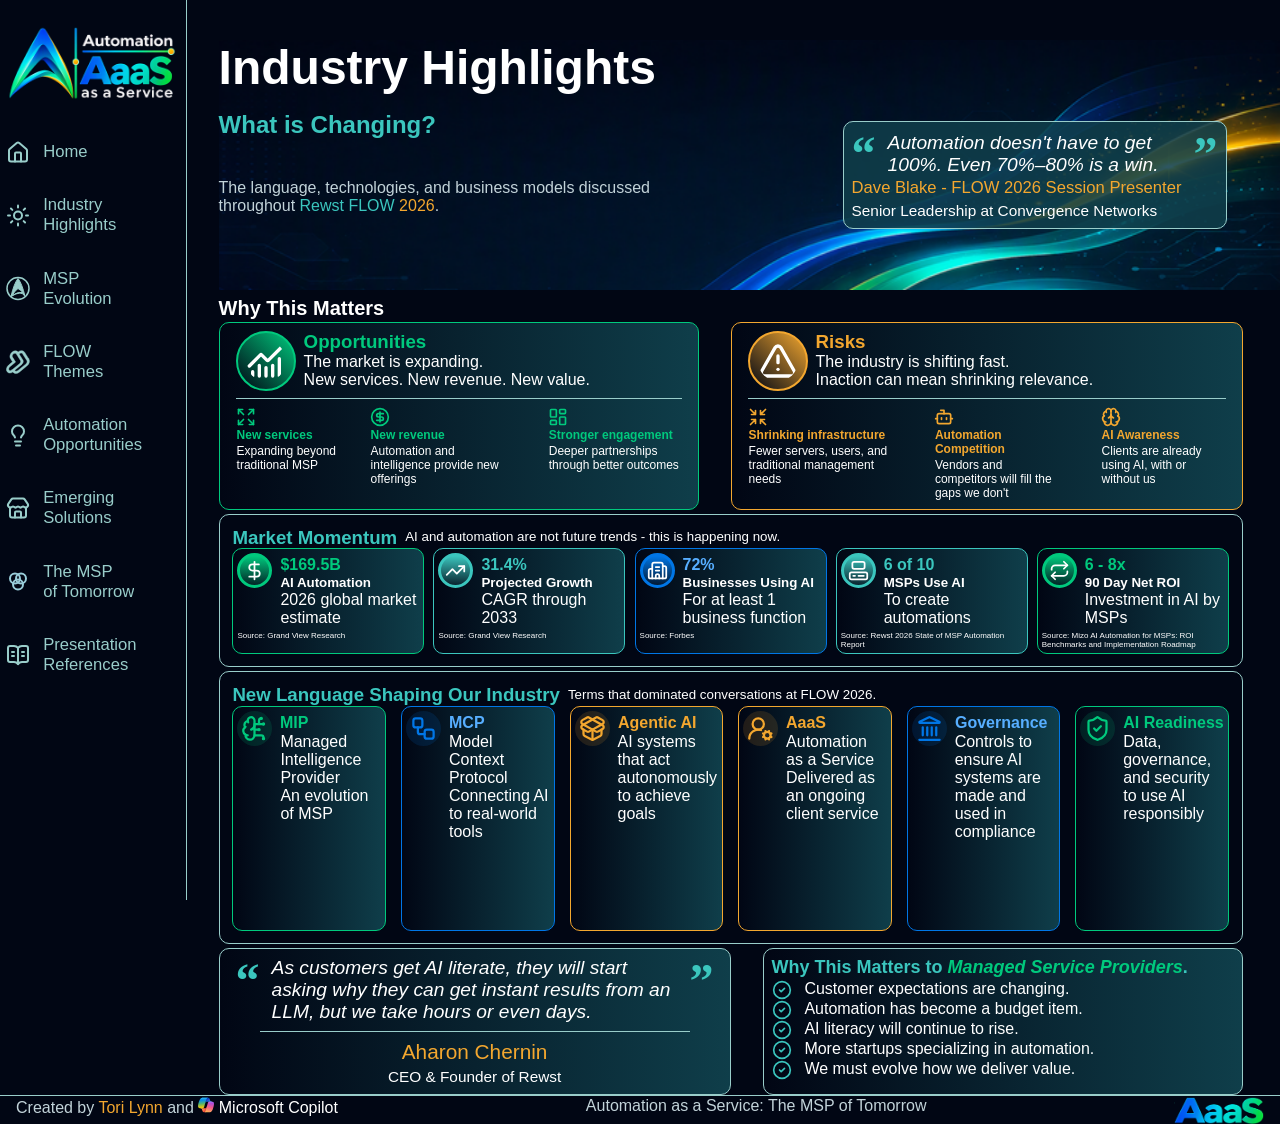
<file: pages/industry-highlights.html>
<!DOCTYPE html>
<html lang="en">
<head>
    <meta charset="UTF-8">
    <meta name="viewport" content="width=device-width, initial-scale=1.0">

    <!-- Search Engine Directives -->
    <meta name="robots" content="noindex, nofollow, noarchive">

    <title>Automation as a Service - The MSP of Tomorrow - Industry Highlights</title>

    <link rel="stylesheet" href="../css/site.css">
    <link rel="stylesheet" href="../css/navigation.css">
    <link rel="stylesheet" href="../css/footer.css">
    <link rel="stylesheet" href="../css/highlights.css">

</head>

<body>
    <div class="site-layout">
        <div id="nav-placeholder">
        </div>

        <main class="content">
            <section class="hero">
                <h1>Industry Highlights</h1>

                <div class="presenter-row">
                    <div class="page-title">
                        <h3>What is Changing?</h3>

                        <p>
                            The language, technologies, and business models discussed
                            throughout <span style="color: var(--flow-teal);">Rewst FLOW</span> <span style="color: var(--flow-gold);">2026</span>.
                        </p>
                    </div>
                    <div class="quote-block box-border">
                        <div class="the-quote">
                            <div class="large-quote">&ldquo;</div><div class="quote">Automation doesn't have to get 100%. Even 70%–80% is a win.</div><div class="large-quote">&rdquo;</div>
                        </div>
                        <div class="the-speaker">
                            <a href="https://www.linkedin.com/in/david-blake-807b0323/" class="linked-link">Dave Blake - FLOW 2026 Session Presenter</a>
                        </div>
                        <div class="speaker-title">
                            Senior Leadership at Convergence Networks
                        </div>
                    </div>
                </div>
            </section>

            <h2 class="why-matters-title">Why This Matters</h2>

            <section class="why-matters">
                <div class="why-matters-cards">
                    <div class="why-matters-card opportunities-card box-border block-background">
                        <div class="why-matters-card-title">
                            <img src="../images/icons/opportunities.svg" class="why-matters-card-title-icon opportunities-card-icon" />
                            <div class="why-matters-card-title-heading">
                                <h3>Opportunities</h3>
                                <p class="why-matters-card-title-description">
                                    The market is expanding.<br />
                                    New services. New revenue. New value.
                                </p>
                            </div>
                        </div>

                        <div class="why-matters-reasons">
                            <div class="why-matters-reason">
                                <img src="../images/icons/expand.svg" class="why-matters-reason-icon" />
                                <h4>New services</h4>
                                <p class="why-matters-reason-text">Expanding beyond traditional MSP</p>
                            </div>

                            <div class="why-matters-reason">
                                <img src="../images/icons/revenue.svg" class="why-matters-reason-icon" />
                                <h4>New revenue</h4>
                                <p class="why-matters-reason-text">Automation and intelligence provide new offerings</p>
                            </div>

                            <div class="why-matters-reason">
                                <img src="../images/icons/layout.svg" class="why-matters-reason-icon" />
                                <h4>Stronger engagement</h4>
                                <p class="why-matters-reason-text">Deeper partnerships through better outcomes</p>
                            </div>
                        </div>
                    </div>

                    <div class="why-matters-card risks-card box-border block-background">
                        <div class="why-matters-card-title">
                            <img src="../images/icons/risks.svg" class="why-matters-card-title-icon risks-card-icon" />
                            <div class="why-matters-card-title-heading">
                                <h3>Risks</h3>
                                <p class="why-matters-card-title-description">
                                    The industry is shifting fast.<br />
                                    Inaction can mean shrinking relevance.
                                </p>
                            </div>
                        </div>
                        <div class="why-matters-reasons">
                            <div class="why-matters-reason">
                                <img src="../images/icons/shrink.svg" class="why-matters-reason-icon" />
                                <h4>Shrinking infrastructure</h4>
                                <p class="why-matters-reason-text">Fewer servers, users, and traditional management needs</p>
                            </div>

                            <div class="why-matters-reason">
                                <img src="../images/icons/robot.svg" class="why-matters-reason-icon" />
                                <h4>Automation Competition</h4>
                                <p class="why-matters-reason-text">Vendors and competitors will fill the gaps we don't</p>
                            </div>
                            
                            <div class="why-matters-reason">
                                <img src="../images/icons/brain.svg" class="why-matters-reason-icon" />
                                <h4>AI Awareness</h4>
                                <p class="why-matters-reason-text">Clients are already using AI, with or without us</p>
                            </div>
                        </div>
                    </div>
                </div>
            </section>

            <section class="highlights-block box-border">
                <div class="highlights-block-heading">
                    <h4>Market Momentum</h4>
                    <p>AI and automation are not future trends - this is happening now.</p>
                </div>

                <div class="highlights-block-cards">
                    <div class="box-border block-background highlights-card-green momentum-card">
                        <div class="highlights-card-content">
                            <div class="momentum-card-icon momentum-card-icon-green">
                                <img src="../images/icons/dollar.svg" />
                            </div>

                            <div class="highlights-card-heading">
                                <h5 class="highlights-card-heading-green">$169.5B</h5>
                                <h6>AI Automation</h6>
                                <p>2026 global market estimate</p>
                            </div>
                        </div>
                        <div class="momentum-card-source">
                            <p>
                                <a href="https://www.grandviewresearch.com/industry-analysis/ai-automation-market-report" class="momentum-card-source-link">
                                    Source: Grand View Research
                                </a>
                            </p>
                        </div>
                    </div>

                    <div class="box-border block-background highlights-card-teal momentum-card">
                        <div class="highlights-card-content">
                            <div class="momentum-card-icon momentum-card-icon-teal">
                                <img src="../images/icons/trending-up.svg" />
                            </div>

                            <div class="highlights-card-heading">
                                <h5 class="highlights-card-heading-teal">31.4%</h5>
                                <h6>Projected Growth</h6>
                                <p>CAGR through 2033</p>
                            </div>
                        </div>
                        <div class="momentum-card-source">
                            <p>
                                <a href="https://www.grandviewresearch.com/industry-analysis/ai-automation-market-report" class="momentum-card-source-link">
                                    Source: Grand View Research
                                </a>
                            </p>
                        </div>
                    </div>

                    <div class="box-border block-background highlights-card-blue momentum-card">
                        <div class="highlights-card-content">
                            <div class="momentum-card-icon momentum-card-icon-blue">
                                <img src="../images/icons/business.svg" />
                            </div>

                            <div class="highlights-card-heading">
                                <h5 class="highlights-card-heading-blue">72%</h5>
                                <h6>Businesses Using AI</h6>
                                <p>For at least 1 business function</p>
                            </div>
                        </div>
                        <div class="momentum-card-source">
                            <p>
                                <a href="https://www.forbes.com/advisor/business/ai-statistics/" class="momentum-card-source-link">
                                    Source: Forbes
                                </a>
                            </p>
                        </div>
                    </div>

                    <div class="box-border block-background highlights-card-teal momentum-card">
                        <div class="highlights-card-content">
                            <div class="momentum-card-icon momentum-card-icon-teal">
                                <img src="../images/icons/computer.svg" />
                            </div>

                            <div class="highlights-card-heading">
                                <h5 class="highlights-card-heading-teal">6 of 10</h5>
                                <h6>MSPs Use AI</h6>
                                <p>To create automations</p>
                            </div>
                        </div>
                        <div class="momentum-card-source">
                            <p>
                                <a href="https://rewst.io/resources/ebooks-and-guides/2026-state-of-msp-automation-report" class="momentum-card-source-link">
                                    Source: Rewst 2026 State of MSP Automation Report
                                </a>
                            </p>
                        </div>
                    </div>

                    <div class="box-border block-background highlights-card-green momentum-card">
                        <div class="highlights-card-content">
                            <div class="momentum-card-icon momentum-card-icon-green">
                                <img src="../images/icons/repeat.svg" />
                            </div>

                            <div class="highlights-card-heading">
                                <h5 class="highlights-card-heading-green">6 - 8x</h5>
                                <h6>90 Day Net ROI</h6>
                                <p>Investment in AI by MSPs</p>
                            </div>
                        </div>
                        <div class="momentum-card-source">
                            <p>
                                <a href="https://mizo.tech/blog/ai-automation-msps-roi-benchmarks/" class="momentum-card-source-link">
                                    Source: Mizo AI Automation for MSPs: ROI Benchmarks and Implementation Roadmap
                                </a>
                            </p>
                        </div>
                    </div>
                </div>
            </section>

            <section class="highlights-block box-border">
                <div class="highlights-block-heading">
                    <h4>New Language Shaping Our Industry</h4>
                    <p>Terms that dominated conversations at FLOW 2026.</p>
                </div>
                
                <div class="highlights-block-cards">
                    <!-- MIP card -->
                    <div class="box-border block-background term-card highlights-card-green">
                        <div class="flip-card-inner">
                            <div class="flip-card-front">
                                <div class="highlights-card-content">
                                    <div class="term-card-icon term-card-icon-green">
                                        <img src="../images/icons/brain-circuit.svg" />
                                    </div>

                                    <div class="highlights-card-heading">
                                        <h5 class="highlights-card-heading-green">MIP</h5>
                                        <p>Managed Intelligence Provider<br />An evolution of MSP</p>
                                    </div>
                                </div>
                            </div>

                            <div class="flip-card-back">
                                <p>MIPs deliver value guiding clients through technology, AI, automation, and business outcomes.</p>
                            </div>                            
                        </div>
                    </div>

                    <!-- MCP card -->
                    <div class="box-border block-background term-card highlights-card-blue">
                        <div class="flip-card-inner">
                            <div class="flip-card-front">
                                <div class="highlights-card-content">
                                    <div class="term-card-icon term-card-icon-blue">
                                        <img src="../images/icons/workflow.svg" />
                                    </div>

                                    <div class="highlights-card-heading">
                                        <h5 class="highlights-card-heading-blue">MCP</h5>
                                        <p>Model Context Protocol<br />Connecting AI to real-world tools</p>
                                    </div>
                                </div>
                            </div>
                            <div class="flip-card-back">
                                <p>AI reads a ticket.<br />Checks connected tools.<br />Takes or recommends action.</p>
                            </div>
                        </div>
                    </div>

                    <!-- Agentic AI card -->
                    <div class="box-border block-background term-card highlights-card-gold">
                        <div class="flip-card-inner">
                            <div class="flip-card-front">
                                <div class="highlights-card-content">
                                    <div class="term-card-icon term-card-icon-gold">
                                        <img src="../images/icons/packages.svg" />
                                    </div>

                                    <div class="highlights-card-heading">
                                        <h5 class="highlights-card-heading-gold">Agentic AI</h5>
                                        <p>AI systems that act autonomously to achieve goals</p>
                                    </div>
                                </div>
                            </div>
                            <div class="flip-card-back">
                                <p>An AI system that can pursue goals and take actions with limited supervision.</p>
                            </div>
                        </div>
                    </div>

                    <!-- AaaS card -->
                    <div class="box-border block-background term-card highlights-card-gold">
                        <div class="flip-card-inner">
                            <div class="flip-card-front">
                                <div class="highlights-card-content">
                                    <div class="term-card-icon term-card-icon-gold">
                                        <img src="../images/icons/user-cog.svg" />
                                    </div>

                                    <div class="highlights-card-heading">
                                        <h5 class="highlights-card-heading-gold">AaaS</h5>
                                        <p>Automation as a Service<br />Delivered as an ongoing client service</p>
                                    </div>
                                </div>
                            </div>
                            <div class="flip-card-back">
                                <p>AaaS turns repeatable business processes into managed, scalable automation services.</p>
                            </div>
                        </div>
                    </div>

                    <!-- Governance card -->
                    <div class="box-border block-background term-card highlights-card-blue">
                        <div class="flip-card-inner">
                            <div class="flip-card-front">
                                <div class="highlights-card-content">
                                    <div class="term-card-icon term-card-icon-blue">
                                        <img src="../images/icons/landmark.svg" />
                                    </div>

                                    <div class="highlights-card-heading">
                                        <h5 class="highlights-card-heading-blue">Governance</h5>
                                        <p>Controls to ensure AI systems are made and used in compliance</p>
                                    </div>
                                </div>
                            </div>
                            <div class="flip-card-back">
                                <p>Frameworks and guardrails for AI use across clients and operations.</p>
                            </div>
                        </div>
                    </div>

                    <!-- AI Readiness card -->
                    <div class="box-border block-background term-card highlights-card-green">
                        <div class="flip-card-inner">
                            <div class="flip-card-front">
                                <div class="highlights-card-content">
                                    <div class="term-card-icon term-card-icon-green">
                                        <img src="../images/icons/shield-check.svg" />
                                    </div>

                                    <div class="highlights-card-heading">
                                        <h5 class="highlights-card-heading-green">AI Readiness</h5>
                                        <p>Data, governance, and security to use AI responsibly</p>
                                    </div>
                                </div>
                            </div>
                            <div class="flip-card-back">
                                <p>Preparing data, systems, and processes for effective AI adoption.</p>
                            </div>
                        </div>
                    </div>
                </div>
            </section>

            <section class="why-matters">
                <div class="why-matters-cards">
                    <div class="why-matters-card box-border block-background" style="border-color: var(--border-light);">
                        <div class="quote-block-large">
                            <div class="the-quote">
                                <div class="large-quote">&ldquo;</div><div class="quote">As customers get AI literate, they will start asking why they can get instant results from an LLM, but we take hours or even days.</div><div class="large-quote">&rdquo;</div>
                            </div>
                            <div class="divider-horizontal"></div>
                            <div class="the-speaker-large"><a href="https://www.linkedin.com/in/aharon-chernin/" class="linked-link">Aharon Chernin</a></div>
                            <div class="speaker-title" style="text-align: center;">CEO & Founder of Rewst</div>
                        </div>
                    </div>

                    <div class="why-matters-us-card box-border block-background" style="border-color: var(--border-light);">
                        <div class="why-matters-reasons">
                            <div class="why-matters-card-title-heading">
                                <h2>Why This Matters to <span style="color: var(--msp-green); font-style: italic;">Managed Service Providers</span>.</h2>
                                <div class="why-matters-us-card-reason">
                                    <img src="../images/icons/circle-check.svg" class="why-matters-us-card-icon"/>
                                    <p>Customer expectations are changing.</p>
                                </div>

                                 <div class="why-matters-us-card-reason">
                                    <img src="../images/icons/circle-check.svg" class="why-matters-us-card-icon"/>
                                    <p>Automation has become a budget item.</p>
                                </div>
                                
                                <div class="why-matters-us-card-reason">
                                    <img src="../images/icons/circle-check.svg" class="why-matters-us-card-icon"/>
                                    <p>AI literacy will continue to rise.</p>
                                </div>
                                
                                <div class="why-matters-us-card-reason">
                                    <img src="../images/icons/circle-check.svg" class="why-matters-us-card-icon"/>
                                    <p>More startups specializing in automation.</p>
                                </div>
                                
                                <div class="why-matters-us-card-reason">
                                    <img src="../images/icons/circle-check.svg" class="why-matters-us-card-icon"/>
                                    <p>We must evolve how we deliver value.</p>
                                </div>                                
                           </div>
                        </div>
                    </div>
                </div>
            </section>
        </main>
    </div>

    <div id="footer-placeholder">
    </div>

    <script src="../js/includes.js"></script>
    <script src="../js/app.js"></script>
</body>
</html>
</file>
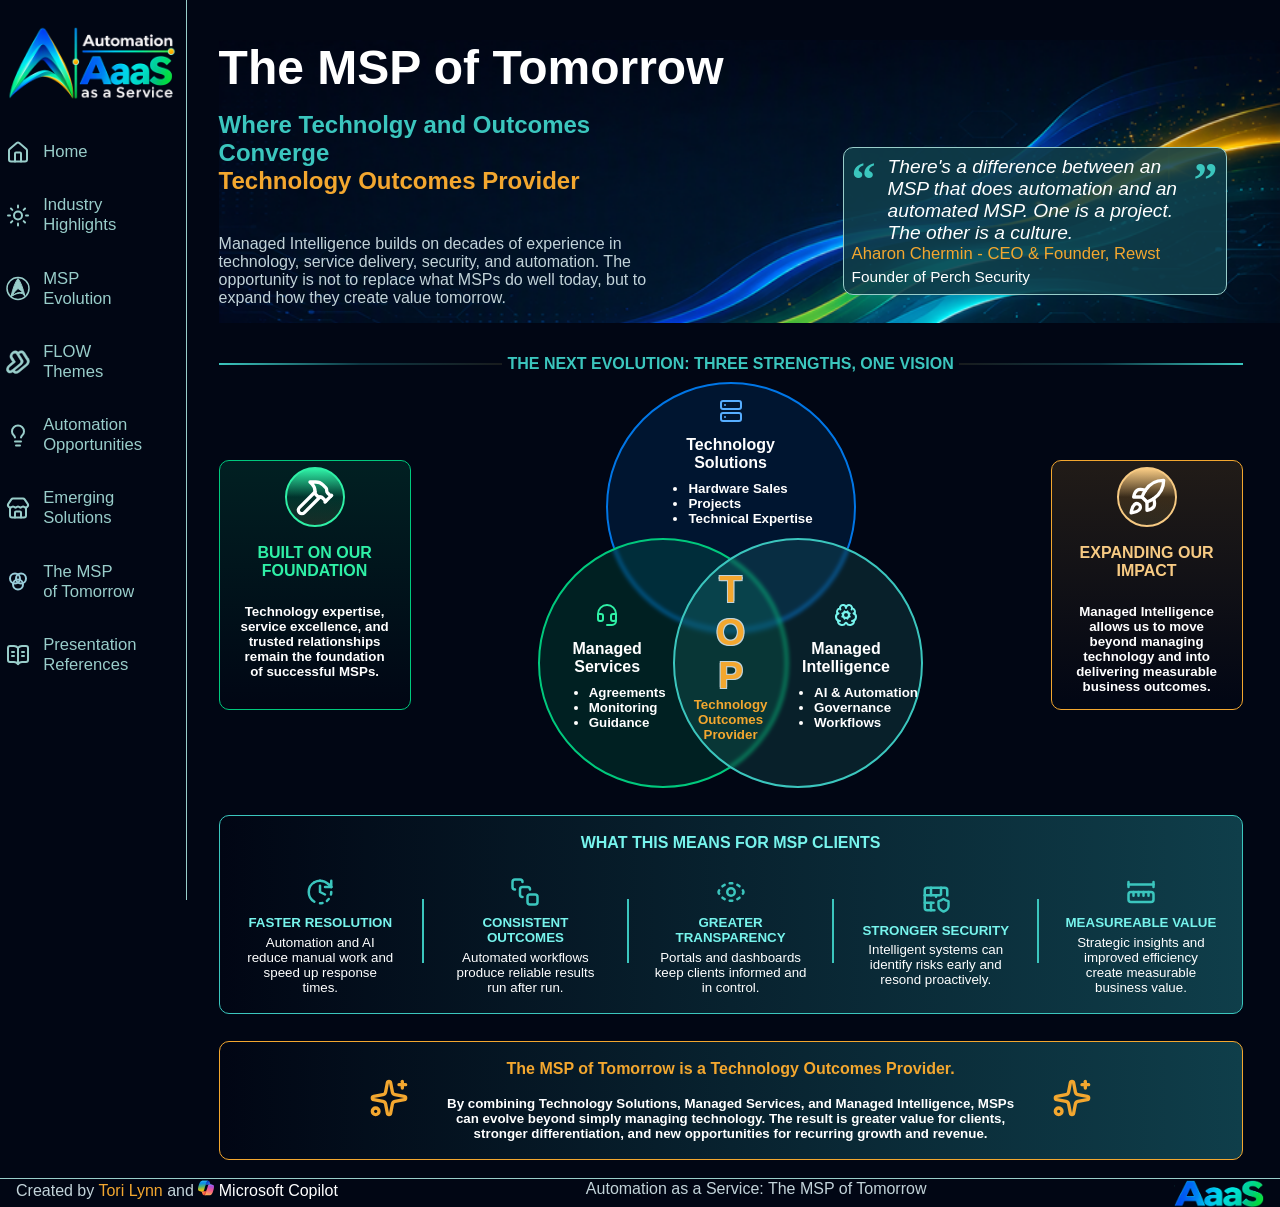
<file: pages/msp-tomorrow.html>
<!DOCTYPE html>
<html lang="en">
<head>
    <meta charset="UTF-8">
    <meta name="viewport" content="width=device-width, initial-scale=1.0">

    <!-- Search Engine Directives -->
    <meta name="robots" content="noindex, nofollow, noarchive">

    <title>Automation as a Service - The MSP of Tomorrow</title>

    <link rel="stylesheet" href="../css/site.css">
    <link rel="stylesheet" href="../css/navigation.css">
    <link rel="stylesheet" href="../css/footer.css">
    <link rel="stylesheet" href="../css/msp-tomorrow.css">
</head>

<body>
    <div class="site-layout">
        <div id="nav-placeholder">
        </div>

        <main class="content">
            <section class="hero">
                <h1>The MSP of Tomorrow</h1>

                <div class="presenter-row">
                    <div class="page-title">
                        <h3>Where Technolgy and Outcomes Converge<br />
                            <span style="color: var(--flow-gold);">Technology Outcomes Provider</span>
                        </h3>

                        <p>
                            Managed Intelligence builds on decades of experience in technology, service delivery, security, and automation. The opportunity is not to replace what MSPs do well today, but to expand how they create value tomorrow.
                        </p>
                    </div>
                    <div class="quote-block box-border">
                        <div class="the-quote">
                            <div class="large-quote">&ldquo;</div><div class="quote">There's a difference between an MSP that does automation and an automated MSP. One is a project. The other is a culture.</div><div class="large-quote">&rdquo;</div>
                        </div>
                        <div class="the-speaker">
                            <a href="https://www.linkedin.com/in/aharon-chernin/" class="linked-link">Aharon Chermin - CEO & Founder, Rewst</a>
                        </div>
                        <div class="speaker-title">
                            Founder of Perch Security
                        </div>
                    </div>
                </div>
            </section>

            <section class="diagram-section">
                <div class="diagram-section-heading-row">
                    <div class="diagram-section-heading-row-line-left"></div>
                    <div class="diagram-section-heading-row-text">
                        THE NEXT EVOLUTION: THREE STRENGTHS, ONE VISION
                    </div>
                    <div class="diagram-section-heading-row-line-right"></div>
                </div>

                <div class="diagram-row">
                    <div class="diagram-row-block box-border diagram-block-green">
                        <div class="diagram-block-icon-div diagram-block-icon-green">
                            <img src="../images/icons/hammer.svg" class="diagram-block-icon" />
                        </div>

                        <div class="diagram-block-heading">
                            BUILT ON OUR FOUNDATION
                        </div>

                        <div class="diagram-block-text">
                            Technology expertise, service excellence, and trusted relationships remain the foundation of successful MSPs.
                        </div>
                    </div>

                    <div class="diagram-area">
                        <div class="future-content">
                            <a href="evolution.html" class="venn-link">
                                <div class="venn-circle venn-tech">
                                    <div class="venn-icon-div">
                                        <img src="../images/icons/server.svg" class="venn-icon" />
                                    </div>
                                    <div class="venn-heading">
                                        Technology<br>Solutions
                                    </div>
                                    <div class="venn-list-div">
                                        <ul class="venn-list">
                                            <li>Hardware Sales</li>
                                            <li>Projects</li>
                                            <li>Technical Expertise</li>
                                        </ul>
                                    </div>
                                </div>
                            </a>

                            <div class="venn-center">
                                <h1>T</h1>
                                <h1>O</h1>
                                <h1>P</h1>
                                <h5>Technology</h5>
                                <h5>Outcomes</h5>
                                <h5>Provider</h5>
                            </div>

                            <div class="future-graphic">
                                <a href="industry-highlights.html" class="venn-link">
                                    <div class="venn-circle venn-services">
                                        <div class="venn-content-services">
                                            <div class="venn-icon-div">
                                                <img src="../images/icons/headset.svg" class="venn-icon" />
                                            </div>
                                            <div class="venn-heading">
                                                Managed<br>Services
                                            </div>
                                            <div class="venn-list-div">
                                                <ul class="venn-list">
                                                    <li>Agreements</li>
                                                    <li>Monitoring</li>
                                                    <li>Guidance</li>
                                                </ul>
                                            </div>
                                        </div>
                                    </div>
                                </a>

                                <a href="flow-themes.html" class="venn-link">
                                    <div class="venn-circle venn-intelligence">
                                        <div class="venn-content-intelligence">
                                            <div class="venn-icon-div">
                                                <img src="../images/icons/brain-cog.svg" class="venn-icon" />
                                            </div>
                                            <div class="venn-heading">
                                                Managed<br />Intelligence
                                            </div>
                                            <div class="venn-list-div">
                                                <ul class="venn-list">
                                                    <li>AI & Automation</li>
                                                    <li>Governance</li>
                                                    <li>Workflows</li>
                                                </ul>
                                            </div>
                                        </div>
                                    </div>
                                </a>
                            </div>                        
                        </div>
                    </div>

                    <div class="diagram-row-block box-border diagram-block-gold">
                        <div class="diagram-block-icon-div diagram-block-icon-gold">
                            <img src="../images/icons/rocket.svg" class="diagram-block-icon" />
                        </div>

                        <div class="diagram-block-heading">
                            EXPANDING OUR IMPACT
                        </div>

                        <div class="diagram-block-text">
                            Managed Intelligence allows us to move beyond managing technology and into delivering measurable business outcomes.
                        </div>
                    </div>
                </div>
            </section>

            <section class="meaning-section box-border block-background">
                <div class="meaning-block">
                    <div class="meaning-block-heading">
                        WHAT THIS MEANS FOR MSP CLIENTS
                    </div>
                    <div class="meaning-block-row">
                        <div class="meaning-entry">
                            <div class="meaning-icon-div">
                                <img src="../images/icons/clock-fade.svg" class="meaning-icon" />
                            </div>

                            <div class="meaning-heading">
                                FASTER RESOLUTION
                            </div>

                            <div class="meaning-text">
                                Automation and AI reduce manual work and speed up response times.
                            </div>
                        </div>

                        <div class="meaning-divider"></div>


                        <div class="meaning-entry">
                            <div class="meaning-icon-div">
                                <img src="../images/icons/duplicate.svg" class="meaning-icon" />
                            </div>

                            <div class="meaning-heading">
                                CONSISTENT OUTCOMES
                            </div>

                            <div class="meaning-text">
                                Automated workflows produce reliable results run after run.
                            </div>
                        </div>

                        <div class="meaning-divider"></div> 
                        
                        <div class="meaning-entry">
                            <div class="meaning-icon-div">
                                <img src="../images/icons/eye-dashed.svg" class="meaning-icon" />
                            </div>

                            <div class="meaning-heading">
                                GREATER TRANSPARENCY
                            </div>

                            <div class="meaning-text">
                                Portals and dashboards keep clients informed and in control.
                            </div>
                        </div>

                        <div class="meaning-divider"></div>

                        <div class="meaning-entry">
                            <div class="meaning-icon-div">
                                <img src="../images/icons/shield-wall.svg" class="meaning-icon" />
                            </div>

                            <div class="meaning-heading">
                                STRONGER SECURITY
                            </div>

                            <div class="meaning-text">
                                Intelligent systems can identify risks early and resond proactively.
                            </div>
                        </div>

                        <div class="meaning-divider"></div>
                        
                        <div class="meaning-entry">
                            <div class="meaning-icon-div">
                                <img src="../images/icons/ruler.svg" class="meaning-icon" />
                            </div>

                            <div class="meaning-heading">
                                MEASUREABLE VALUE
                            </div>

                            <div class="meaning-text">
                                Strategic insights and improved efficiency create measurable business value.
                            </div>
                        </div>
                     </div>
                </div>
            </section>

            <section class="finale-section">
                <div class="finale box-border block-background">
                    <div class="finale-icon-div">
                        <img src="../images/icons/sparkles.svg" class="finale-icon" />
                    </div>

                    <div class="finale-content">
                        <div class="finale-heading">
                            The MSP of Tomorrow is a Technology Outcomes Provider.
                        </div>

                        <div class="finale-text">
                            By combining Technology Solutions, Managed Services, and 
                            Managed Intelligence, MSPs can evolve beyond simply managing technology. 
                            The result is greater value for clients, stronger differentiation, 
                            and new opportunities for recurring growth and revenue.
                        </div>
                    </div>

                    <div class="finale-icon-div">
                        <img src="../images/icons/sparkles.svg" class="finale-icon" />
                    </div>
                </div>
            </section>
        </main>
    </div>

    <div id="footer-placeholder">
    </div>

    <script src="../js/includes.js"></script>
    <script src="../js/app.js"></script>
</body>
</html>
</file>
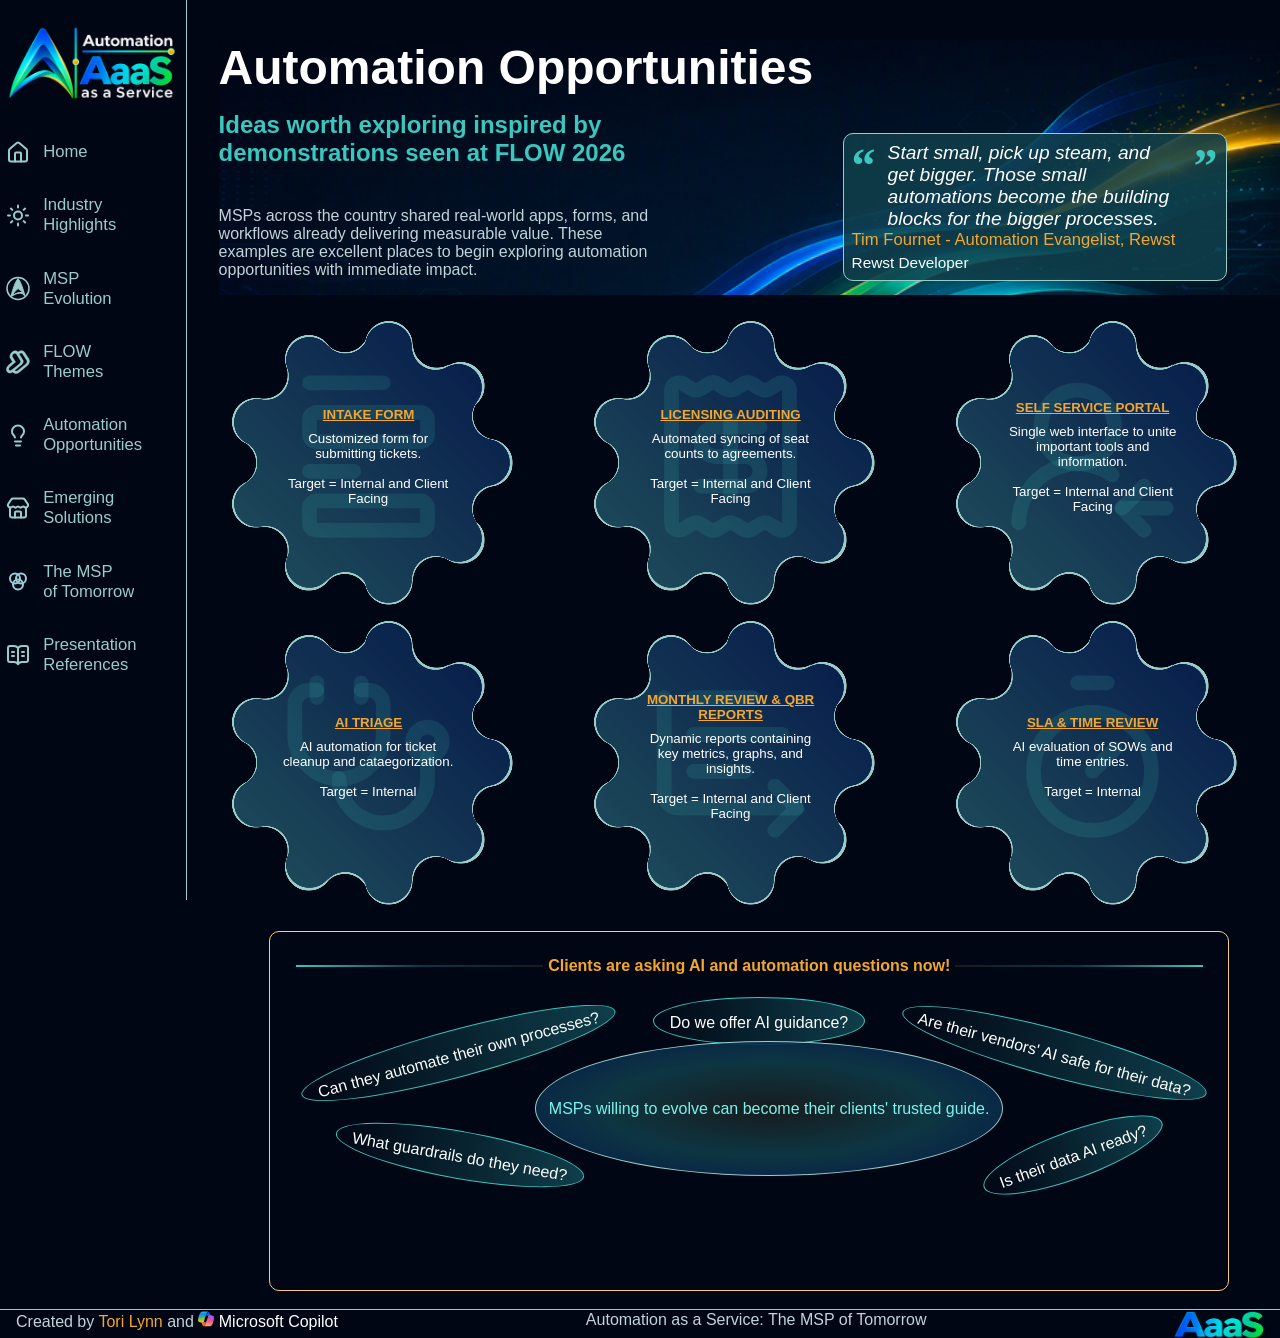
<file: pages/opportunities.html>
<!DOCTYPE html>
<html lang="en">
<head>
    <meta charset="UTF-8">
    <meta name="viewport" content="width=device-width, initial-scale=1.0">

    <!-- Search Engine Directives -->
    <meta name="robots" content="noindex, nofollow, noarchive">

    <title>Automation as a Service - The MSP of Tomorrow - Automation Opportunities</title>

    <link rel="stylesheet" href="../css/site.css">
    <link rel="stylesheet" href="../css/navigation.css">
    <link rel="stylesheet" href="../css/footer.css">
    <link rel="stylesheet" href="../css/opportunities.css">
</head>

<body>
    <div class="site-layout">
        <div id="nav-placeholder">
        </div>

        <main class="content">
            <section class="hero">
                <h1>Automation Opportunities</h1>

                <div class="presenter-row">
                    <div class="page-title">
                        <h3>Ideas worth exploring inspired by demonstrations seen at FLOW 2026</h3>

                        <p>
                            MSPs across the country shared real-world apps, forms, and workflows already delivering measurable value.
                            These examples are excellent places to begin exploring automation opportunities with immediate impact.
                        </p>
                    </div>
                    <div class="quote-block box-border">
                        <div class="the-quote">
                            <div class="large-quote">&ldquo;</div><div class="quote">Start small, pick up steam, and get bigger. Those small automations become the building blocks for the bigger processes.</div><div class="large-quote">&rdquo;</div>
                        </div>
                        <div class="the-speaker">
                            <a href="https://www.linkedin.com/in/tfournet/" class="linked-link">Tim Fournet - Automation Evangelist, Rewst</a>
                        </div>
                        <div class="speaker-title">
                            Rewst Developer
                        </div>
                    </div>
                </div>
            </section>

            <section class="opportunities-section">
                <div class="opportunities-row">
                    <div class="opportunities-card-border">
                        <div class="opportunities-card">
                            <div class="card-inner" style="background-image: url('../images/icons/form.svg');">
                                <div class="card-front">
                                    <div class="front-heading">
                                        INTAKE FORM
                                    </div>

                                    <div class="front-text">
                                        Customized form for submitting tickets.<br /><br />
                                        Target = Internal and Client Facing
                                    </div>
                                </div>

                                <div class="card-back">
                                    <div class="back-current">
                                        Common methods:<br />
                                        Phone, email, desktop icon<br />
                                    </div>
                                    <div class="back-issues">
                                        Issues:<br />
                                        Inconsistent data, duplicate contacts, missing information
                                    </div>

                                    <div class="card-horizontal"></div>

                                    <div class="back-improvement">
                                        Improvements:<br />
                                        Streamline ticket creation, increase triage effiency, improves AI triage
                                    </div>
                                </div>
                            </div>
                        </div>
                    </div>

                    <div class="opportunities-card-border">
                        <div class="opportunities-card">
                            <div class="card-inner" style="background-image: url('../images/icons/receipt.svg');">
                                <div class="card-front">
                                    <div class="front-heading">
                                        LICENSING AUDITING
                                    </div>

                                    <div class="front-text">
                                        Automated syncing of seat counts to agreements.<br /><br />
                                        Target = Internal and Client Facing
                                    </div>
                                </div>

                                <div class="card-back">
                                    <div class="back-current">
                                        Common method:<br />
                                        High manual effort, little customer visibility<br />
                                    </div>
                                    <div class="back-issues">
                                        Issues:<br />
                                        Long hours, incorrect quantities, billing inaccuracies
                                    </div>

                                    <div class="card-horizontal"></div>

                                    <div class="back-improvement">
                                        Improvements:<br />
                                        Billing accuracy and transparency, time savings
                                    </div>
                                </div>
                            </div>
                        </div>
                    </div>

                    <div class="opportunities-card-border">
                        <div class="opportunities-card">
                            <div class="card-inner" style="background-image: url('../images/icons/self-trans.svg');">
                                <div class="card-front">
                                    <div class="front-heading">
                                        SELF SERVICE PORTAL
                                    </div>

                                    <div class="front-text">
                                        Single web interface to unite important tools and information.<br /><br />
                                        Target = Internal and Client Facing
                                    </div>
                                </div>

                                <div class="card-back">
                                    <div class="back-current">
                                        Common method:<br />
                                        Multiple internal tools, limited client visibility<br />
                                    </div>
                                    <div class="back-issues">
                                        Issues:<br />
                                        Console fatigue, limited customer facing abilities
                                    </div>

                                    <div class="card-horizontal"></div>

                                    <div class="back-improvement">
                                        Improvements:<br />
                                        Custom dashboards, automated outcomes, no-wait service
                                    </div>
                                </div>
                            </div>
                        </div>
                    </div>
                </div>

                <div class="opportunities-row">
                    <div class="opportunities-card-border">
                        <div class="opportunities-card">
                            <div class="card-inner" style="background-image: url('../images/icons/stethoscope.svg');">
                                <div class="card-front">
                                    <div class="front-heading">
                                        AI TRIAGE
                                    </div>

                                    <div class="front-text">
                                        AI automation for ticket cleanup and cataegorization.<br /><br />
                                        Target = Internal
                                    </div>
                                </div>

                                <div class="card-back">
                                    <div class="back-current">
                                        Common methods:<br />
                                        Triage by workflows, dispatcher, or technician.<br />
                                    </div>
                                    <div class="back-issues">
                                        Issues:<br />
                                        Typos, incorrect assignments,<br />&gt; 1 issue/ticket
                                    </div>

                                    <div class="card-horizontal"></div>

                                    <div class="back-improvement">
                                        Improvements:<br />
                                        Standarized details, suggested solutions, automatic scheduling
                                    </div>
                                </div>
                            </div>
                        </div>
                    </div>

                    <div class="opportunities-card-border">
                        <div class="opportunities-card">
                            <div class="card-inner" style="background-image: url('../images/icons/summary.svg');">
                                <div class="card-front">
                                    <div class="front-heading">
                                        MONTHLY REVIEW & QBR REPORTS
                                    </div>

                                    <div class="front-text">
                                        Dynamic reports containing key metrics, graphs, and insights.<br /><br />
                                        Target = Internal and Client Facing
                                    </div>
                                </div>

                                <div class="card-back">
                                    <div class="back-current">
                                        Common method:<br />
                                        VCIOs use many tools to collect report info<br />
                                    </div>
                                    <div class="back-issues">
                                        Issues:<br />
                                        Time consuming, short lived, missed highlights
                                    </div>

                                    <div class="card-horizontal"></div>

                                    <div class="back-improvement">
                                        Improvements:<br />
                                        Increase client visibility, reduce administrative effort
                                    </div>
                                </div>
                            </div>
                        </div>
                    </div>

                    <div class="opportunities-card-border">
                        <div class="opportunities-card">
                            <div class="card-inner" style="background-image: url('../images/icons/timer.svg');">
                                <div class="card-front">
                                    <div class="front-heading">
                                        SLA & TIME REVIEW
                                    </div>

                                    <div class="front-text">
                                        AI evaluation of SOWs and time entries.<br /><br />
                                        Target = Internal
                                    </div>
                                </div>

                                <div class="card-back">
                                    <div class="back-current">
                                        Common method:<br />
                                        Job time estimates, manual and periodic review<br />
                                    </div>
                                    <div class="back-issues">
                                        Issues:<br />
                                        Missed time savings, inaccurate estimates
                                    </div>

                                    <div class="card-horizontal"></div>

                                    <div class="back-improvement">
                                        Improvements:<br />
                                        Automatic flagging of inconsistent entries
                                    </div>
                                </div>
                            </div>
                        </div>
                    </div>
                </div>
            </section>

            <section class="questions-section box-border">
                <div class="questions-section-heading-row">
                    <div class="questions-section-heading-row-line-left"></div>
                    <div class="questions-section-heading-row-text">
                        Clients are asking AI and automation questions now!
                    </div>
                    <div class="questions-section-heading-row-line-right"></div>
                </div>

                <div class="questions">
                    <div class="questions-row">
                        <div class="question question1 block-background">
                            Can they automate their own processes?
                        </div>

                        <div class="question question2 block-background">
                            Do we offer AI guidance?
                        </div>

                        <div class="question question3 block-background">
                            Are their vendors' AI safe for their data?
                        </div>
                    </div>
                    <div class="questions-row">
                        <div class="question question4 block-background">
                            What guardrails do they need?
                        </div>

                        <div class="answer-border">
                            <div class="answer">
                                <span style="color: var(--flow-teal-light)">MSPs willing to evolve can become their clients' trusted guide.</span>
                            </div>
                        </div>

                        <div class="question question5 block-background">
                            Is their data AI ready?
                        </div>
                    </div>
                </div>
            </section>
        </main>
    </div>

    <div id="footer-placeholder">
    </div>

    <script src="../js/includes.js"></script>
    <script src="../js/app.js"></script>
</body>
</html>
</file>
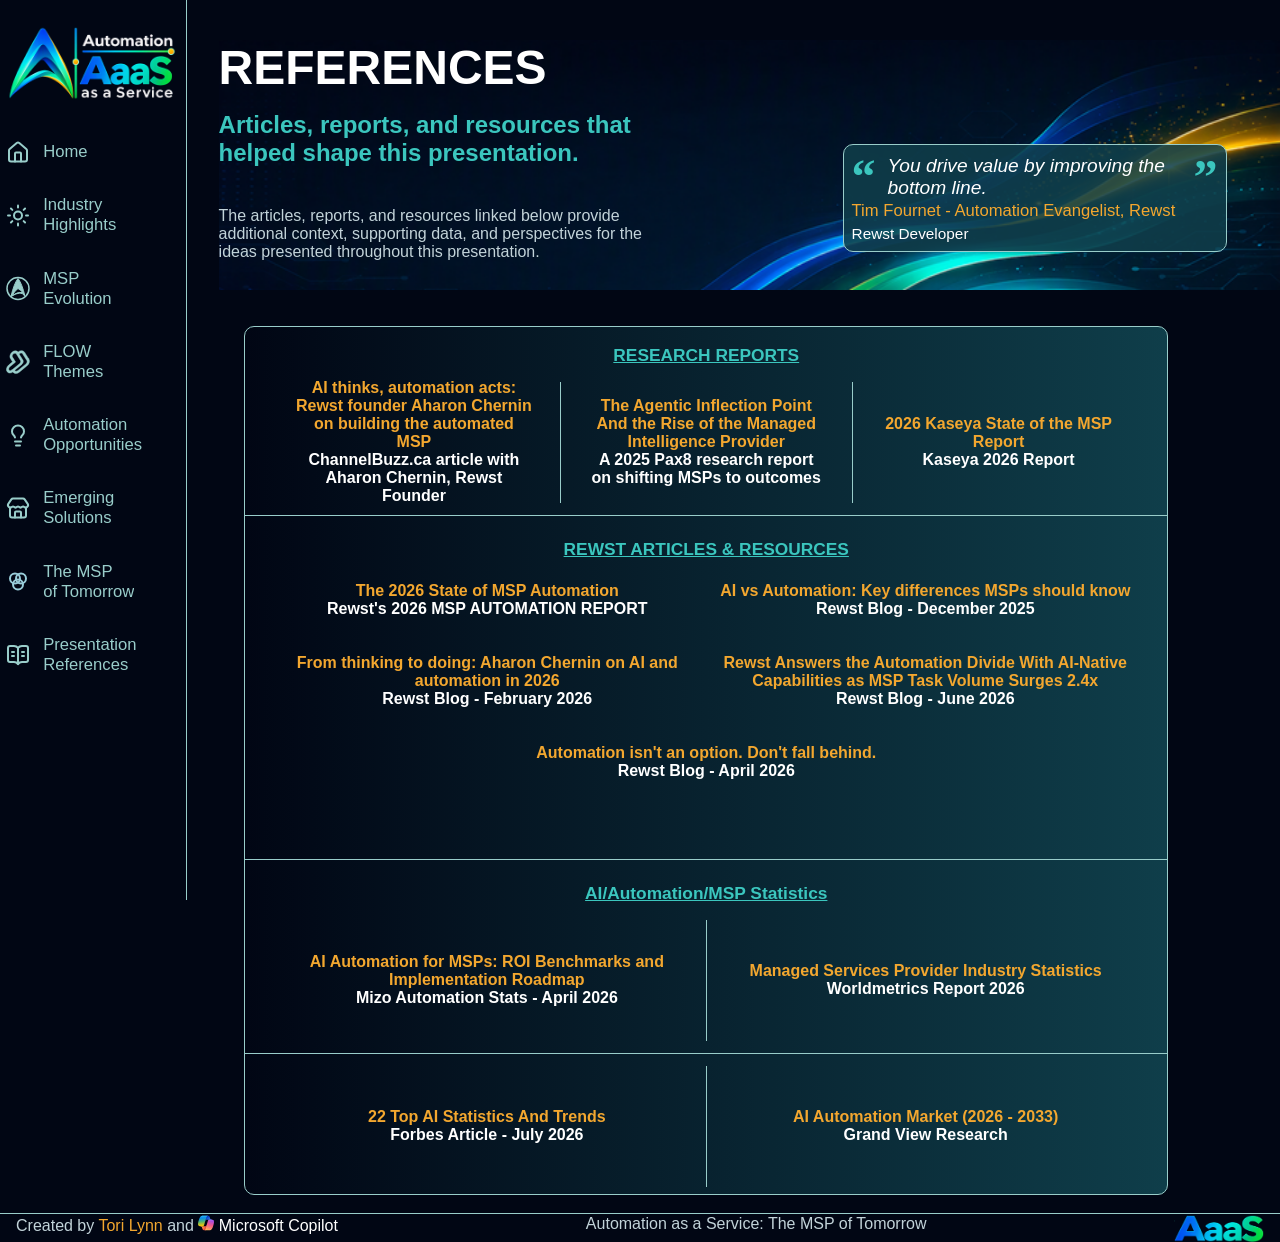
<file: pages/references.html>
<!DOCTYPE html>
<html lang="en">
<head>
    <meta charset="UTF-8">
    <meta name="viewport" content="width=device-width, initial-scale=1.0">

    <!-- Search Engine Directives -->
    <meta name="robots" content="noindex, nofollow, noarchive">

    <title>Automation as a Service - The MSP of Tomorrow - Site References</title>

    <link rel="stylesheet" href="../css/site.css">
    <link rel="stylesheet" href="../css/navigation.css">
    <link rel="stylesheet" href="../css/footer.css">
    <link rel="stylesheet" href="../css/references.css">
</head>

<body>
    <div class="site-layout">
        <div id="nav-placeholder">
        </div>

        <main class="content">
            <section class="hero">
                <h1>REFERENCES</h1>

                <div class="presenter-row">
                    <div class="page-title">
                        <h3>Articles, reports, and resources that helped shape this presentation.</h3>

                        <p>
                            The articles, reports, and resources linked below provide additional context, supporting data, and perspectives for the ideas presented throughout this presentation.
                        </p>
                    </div>

                    <div class="quote-block box-border">
                        <div class="the-quote">
                            <div class="large-quote">&ldquo;</div><div class="quote">You drive value by improving the bottom line.</div><div class="large-quote">&rdquo;</div>
                        </div>
                        <div class="the-speaker">
                            <a href="https://www.linkedin.com/in/tfournet/" class="linked-link">Tim Fournet - Automation Evangelist, Rewst</a>
                        </div>
                        <div class="speaker-title">
                            Rewst Developer
                        </div>
                    </div>
                </div>
            </section>

            <section class="links-section">
                <div class="links-grid box-border block-background">
                    <div class="links-rewst-row-heading" style="margin-top: 2vh; margin-bottom: 1vh;">RESEARCH REPORTS</div>

                    <div class="links-row">
                        <div class="link-div">
                            <a href="https://channelbuzz.ca/2026/04/ai-thinks-automation-acts-rewst-founder-aharon-chernin-on-building-the-automated-msp-46345/" class="link-link">
                                <div class="link-title">
                                    AI thinks, automation acts: Rewst founder Aharon Chernin on building the automated MSP
                                </div>

                                <div class="link-source">
                                    ChannelBuzz.ca article with Aharon Chernin, Rewst Founder
                                </div>
                            </a>
                        </div>

                        <div class="link-div-divider"></div>

                        <div class="link-div">
                            <a href="https://www.pax8nebula.com/m/32146b2c00c945b/original/The-Agentic-Inflection-Point-Report.pdf" class="link-link">
                                <div class="link-title">
                                    The Agentic Inflection Point And the Rise of the Managed Intelligence Provider
                                </div>

                                <div class="link-source">
                                    A 2025 Pax8 research report on shifting MSPs to outcomes
                                </div>
                            </a>
                        </div>

                        <div class="link-div-divider"></div>

                        <div class="link-div">
                            <a href="https://www.kaseya.com/wp-content/uploads/dlm_uploads/2026/04/Kaseya_2026-State-of-the-MSP_report_2026.pdf" class="link-link">
                                <div class="link-title">
                                    2026 Kaseya State of the MSP Report
                                </div>

                                <div class="link-source">
                                    Kaseya 2026 Report
                                </div>
                            </a>
                        </div>
                    </div>

                    <div class="links-row-divider"></div>

                    <div class="links-rewst-row">
                        <div class="links-rewst-row-heading">REWST ARTICLES & RESOURCES</div>
                        <div class="link-rewst-div">
                            <div class="link-rewst-line">
                                <a href="https://go.rewst.io/hubfs/The-2026-State-of-MSP-Automation-Report.pdf" class="link-link">
                                    <div class="link-title">
                                        The 2026 State of MSP Automation
                                    </div>

                                    <div class="link-source">
                                        Rewst's 2026 MSP AUTOMATION REPORT
                                    </div>
                                </a>

                                <a href="https://rewst.io/resources/blog/ai-vs-automation-key-differences-msps-should-know" class="link-link">
                                    <div class="link-title">
                                        AI vs Automation: Key differences MSPs should know
                                    </div>

                                    <div class="link-source">
                                        Rewst Blog - December 2025
                                    </div>
                                </a>
                            </div>

                            <div class="link-rewst-line">
                                <a href="https://rewst.io/resources/blog/aharon-chernin-on-ai-and-automation-in-2026" class="link-link">
                                    <div class="link-title">
                                        From thinking to doing: Aharon Chernin on AI and automation in 2026
                                    </div>

                                    <div class="link-source">
                                        Rewst Blog - February 2026
                                    </div>
                                </a>

                                <a href="https://rewst.io/resources/news/rewst-answers-the-automation-divide-with-ai-native-capabilities" class="link-link">
                                    <div class="link-title">
                                        Rewst Answers the Automation Divide With AI-Native Capabilities as MSP Task Volume Surges 2.4x
                                    </div>

                                    <div class="link-source">
                                        Rewst Blog - June 2026
                                    </div>
                                </a>
                            </div>

                            <div class="link-rewst-line">
                                <a href="https://rewst.io/resources/blog/automation-isnt-an-option.-dont-fall-behind" class="link-link">
                                    <div class="link-title">
                                        Automation isn't an option. Don't fall behind.
                                    </div>

                                    <div class="link-source">
                                        Rewst Blog - April 2026
                                    </div>
                                </a>
                            </div>
                        </div>
                    </div>

                    <div class="links-row-divider"></div>

                    <div class="links-rewst-row-heading" style="margin-top: 2vh; margin-bottom: 1vh;">AI/Automation/MSP Statistics</div>

                    <div class="links-row">
                        <div class="link-div">
                            <a href="https://mizo.tech/blog/ai-automation-msps-roi-benchmarks/" class="link-link">
                                <div class="link-title">
                                    AI Automation for MSPs: ROI Benchmarks and Implementation Roadmap
                                </div>

                                <div class="link-source">
                                    Mizo Automation Stats -  April 2026
                                </div>
                            </a>
                        </div>

                        <div class="link-div-divider"></div>

                        <div class="link-div">
                            <a href="https://worldmetrics.org/managed-services-provider-industry-statistics/" class="link-link">
                                <div class="link-title">
                                    Managed Services Provider Industry Statistics
                                </div>

                                <div class="link-source">
                                    Worldmetrics Report 2026
                                </div>
                            </a>
                        </div>
                    </div>

                    <div class="links-row-divider"></div>

                    <div class="links-row">
                        <div class="link-div">
                            <a href="https://www.forbes.com/advisor/business/ai-statistics/" class="link-link">
                                <div class="link-title">
                                    22 Top AI Statistics And Trends
                                </div>

                                <div class="link-source">
                                    Forbes Article -  July 2026
                                </div>
                            </a>
                        </div>

                        <div class="link-div-divider"></div>

                        <div class="link-div">
                            <a href="https://www.grandviewresearch.com/industry-analysis/ai-automation-market-report" class="link-link">
                                <div class="link-title">
                                    AI Automation Market (2026 - 2033)
                                </div>

                                <div class="link-source">
                                    Grand View Research
                                </div>
                            </a>
                        </div>
                    </div>
                </div>
            </section>
        </main>
    </div>

    <div id="footer-placeholder">
    </div>

    <script src="../js/includes.js"></script>
    <script src="../js/app.js"></script>
</body>
</html>
</file>
<file: css/site.css>
:root {
    --bg-main: #010614;
    --bg-main-light: #041649;
    --bg-main-light-trans: #041649DD;
    --bg-card: #0F3E4A;
    --bg-card-trans: #0F3E4ADD;
    --bg-block-trans: #f8ea7c18;

    --msp-blue: #0076E6;
    --msp-blue-light: #57aeff;
    --msp-blue-trans: #0076E622;
    --msp-green: #00C97D;
    --msp-green-light: #2ff0a6;
    --msp-green-trans: #00C97D22;

    --flow-teal: #3BC6BE;
    --flow-teal-light: #77f4ed;
    --flow-teal-trans: #3BC6BE22;
    --flow-gold: #F3A72F;
    --flow-gold-light: #f7ca83;
    --flow-gold-trans: #F3A72F22;

    --text-primary: #FFFFFF;
    --text-secondary: #C2D3D9;

    --border-light: #99cdca;
}

* {
    box-sizing: border-box;
}

body {
    margin: 0;
    font-family: "Inter", "Arial", sans-serif;
    background: var(--bg-main);
    color: var(--text-primary);
    max-width: 100vw;
}

.block-background {
    background: linear-gradient(to right, var(--bg-main), var(--bg-card));
}

.box-border {
    border: 1px solid;
    border-radius: 10px;
}

.divider-horizontal {
    height: 1px;
    background-color: var(--border-light);
    margin: 0.5rem 1.5rem
}

.divider-vertical {
    width: 1px;
    background-color: var(--border-light);
    margin: 1.5rem 1.5rem
}

.teal-text {
    color: var(--flow-teal);
}

.site-layout {
    display: flex;
    min-height: 100vh;
}

.content {
    flex: 1;
    padding-left: 2rem;
}

/* ↓↓ Hero banner ↓↓ */
.hero {
    background-image: url("../images/graphics/ribbon-background-v2-small-thin.png");
    background-size: cover;
    min-height: 250px;
    padding: 0rem 0;
}

.hero h1 {
    font-family: "Inter", "Arial", sans-serif;
    font-size: 3rem;
    margin-bottom: 0.5rem;
}

.hero-fancy-heading {
    background: linear-gradient(to right, var(--flow-teal), var(--msp-blue),var(--msp-green));
    -webkit-background-clip: text;
    background-clip: text;
    -webkit-text-fill-color: transparent;
    color: transparent;
    display: inline-block;
    font-size: 3rem;
    margin-top: -1rem;
    margin-bottom: -1rem;
    background: linear-gradient();
}

.hero h3 {
    font-size: 1.5rem;
    color: var(--flow-teal);
}

.hero p {
    color: var(--text-secondary);
    width: 100%;
}

.presenter-row {
    width: 80vw;
    display: flex; 
    align-items: center; 
    gap: 1rem; 
    flex-direction: row;
    margin-top: -1rem;
}

.page-title {
    display: flex; 
    flex-direction: column;
    width: 35vw;
}

.avatar {
    width: 50px;
    height: 50px;
    border-radius: 50%;
}

.presenter-name {
    color: var(--flow-teal); 
    font-weight: bold;
}

.quote-block {
    display: flex;
    flex-direction: column;
    border-color: var(--border-light);
    padding: 0.5rem;
    background-color: var(--bg-card-trans);
    max-width: 30vw;
    margin-left: auto;
    margin-right: 1rem;
    margin-bottom: -2rem;
}

.quote-block-large {
    display: flex;
    flex-direction: column;
    border-color: var(--border-light);
    min-width: 30vw;
}

.the-quote {
    display: flex;
    flex-direction: row;
    align-items: flex-start;
    gap: 0.75rem;
}

.large-quote {
    font-family: Georgia, Serif; 
    font-size: 3rem;
    font-weight: bold;
    flex-shrink: 0;
    color: var(--flow-teal);
    line-height: 1;
}

.quote {
    flex: 1;
    font-size: clamp(0.75rem, 1.5vw, 2rem);
    font-style: italic;
    text-align: left;
    align-self: center;
}

.the-speaker {
    color: var(--flow-gold);
    font-size: clamp(1rem, 1.3vw, 1.2rem);
    margin-bottom: 0.25rem;
}

.the-speaker-large {
    color: var(--flow-gold);
    font-size: clamp(12pt, 1.3rem, 16pt);
    margin-bottom: 0.25rem;
    text-align: center;
}

.speaker-title {
    font-size: clamp(0.75rem, 1.2vw, 1.1rem);
}

.hero-buttons {
    display: flex;
    width: 45vw;
    align-items: center;
    justify-content: space-between;
    flex-direction: row;
}

.linked-link,
.linked-link:link,
.linked-link:visited,
.linked-link:active {
    color: var(--flow-gold);
    text-decoration: none;
}
/* ↑↑ Hero Banner ↑↑ */
</file>
<file: css/navigation.css>
/* ↓↓ Sidebar Navigation ↓↓ */
.sidebar {
    max-width: 15vw;
    background: var(--bg-main);
    padding: 0.5vw;
    border-right: 1px solid var(--border-light);
    position: sticky;
    top: 0;
    align-self: flex-start;
    min-height: 100vh;
}

.sidebar div {
    display: flex;
    flex-direction: row;
}

.navlogo {
    max-width: 13.5vw;
}

.navicon {
    margin-right: 1vw;
}

.navtext {
    color: var(--border-light);
    font-size: clamp(1rem, 1.3vw, 1.2rem);
    white-space: nowrap;
    overflow: hidden;
    text-overflow: ellipsis;
}

.navlink,
.navlink:link,
.navlink:visited,
.navlink:active {
    color: inherit;
    text-decoration: none;
}

.navlink:hover .navtext {
    opacity: 0.8;
    color: var(--flow-gold);
}
/* ↑↑ Sidebar Navigation ↑↑*/
</file>
<file: css/footer.css>
/* ↓↓ Footer ↓↓ */
.page-footer {
    border-top: 1px solid var(--border-light);
    font-size: clamp(0.5rem, 1.25vw, 1rem);
    display: flex;
    flex-direction: row;
    justify-content: space-between;
    color: var(--text-secondary);
    padding-top: 0.1rem;
}

.presented-by {
    margin-left: 1rem;
}

.author {
    color: var(--flow-gold);
}

.footer-logo {
    width: 7vw;
    max-height: 3vh;
    margin-right: 1rem;
}

.footer-link,
.footer-link:link,
.footer-link:visited,
.footer-link:active {
    color: var(--text-primary);
    text-decoration: none;
}
/* ↑↑ Footer ↑↑ */
</file>
<file: css/home.css>
.start-exploring {
    display: flex;
    flex-direction: column;
    align-items: center;
    justify-content: space-between;
    background-color: var(--flow-teal);
    border-radius: 15px;
    width: 45%;
    height: 10vh;
    padding: 1rem;
    line-height: 1;
}

.start-exploring:hover {
    box-shadow: 0 0 15px 4px #2ff7ed;
}

.start-exploring-link,
.start-exploring-link:link,
.start-exploring-link:visited,
.start-exploring-link:active {
    color: var(--bg-main);
    text-decoration: none;
    width: 100%
}

.start-exploring-button {
    display: flex;
    flex-direction: row;
    justify-content: space-between;
    align-items: center;

}

/*.start-exploring-button:hover {
    transform: translateY(-4px);
}*/

.start-exploring-text {
    font-size: clamp(12pt, 1.25vw, 16pt);
    font-weight: bold;
}

.start-exploring-arrow {
    margin-left: auto;
    height: 100%;
}

.download-all {
    width: 50%;
    height: 10vh;
    border-radius: 15px;
    border: 2px solid var(--flow-teal);
    margin-left: auto;
    padding: 1rem;
    background-color: var(--bg-card-trans);
}

.download-all:hover {
    box-shadow: 0 0 15px 4px #2ff7ed;
}

.download-all-link,
.download-all-link:link,
.download-all-link:visited,
.download-all-link:active {
    color: var(--text-primary);
    text-decoration: none;
}


.download-all-button {
    display: flex;
    flex-direction: row;
    justify-content: left;
    align-items: center;
    gap: 1rem;
    padding: 2px;
    height: 100%;
}

.download-all-button:hover {
    transform: translateY(-4px);
}

.download-all-text {
    display: flex;
    flex-direction: column;
}

.download-all-title {
    font-size: clamp(12pt, 1.25vw, 16pt);
}

.download-all-description {
    font-size: clamp(8pt, 0.75vw, 10pt);
}

/* ↓↓ FLOW Overview ↓↓ */
.flow-overview {
    margin-top: 2rem;
    padding-top: 0.5rem;
    padding-left: 1rem;
    padding-right: 1rem;
    border-color: var(--border-light);
    width: 80vw;
    box-shadow: 0 0 3rem var(--msp-green-trans);
}

.overview-title {
    margin: 0 0 0.5rem -0.5rem;
    color: var(--flow-teal);
    font-size: 1rem;
}

.overview-stats {
    display: flex;
    flex-direction: row;
    justify-content: space-around;
}

.stat-card {
    display: flex;
    flex-direction: row;
    align-items: center;
    text-align: center;
}

.stat-card p {
    margin-left: 1rem;
}

.stat-num {
    font-size: 1.5rem;
}

.topics-row {
    display: flex;
    flex-direction: row;
    justify-content: space-between;
    align-items: center;
    gap: 0.5rem;
    padding-bottom: 0.5rem;
    width: 70vw
}

.topics-label {
    color: var(--flow-teal);
    font-size: 1rem;
    margin-left: -0.5rem;
}

.topic-chip {
    padding: 0 1rem;
    border-radius: 5px;
    font-size: 0.75rem;
    font-weight: bold;
}

.topic-chip:hover {
    transform: translateY(-2px);
    box-shadow: 0 0 10px var(--flow-teal);
}

.topic-chip-blue {
    background-color: var(--msp-blue-trans);
    border: 1px solid var(--msp-blue);
    color: var(--msp-blue);
}

.topic-chip-teal {
    background-color: var(--flow-teal-trans);
    border: 1px solid var(--flow-teal);
    color: var(--flow-teal);
}

.topic-chip-green {
    background-color: var(--msp-green-trans);
    border: 1px solid var(--msp-green);
    color: var(--msp-green);
}

.topic-chip-gold {
    background-color: var(--flow-gold-trans);
    border: 1px solid var(--flow-gold);
    color: var(--flow-gold);
}
/* ↑↑ FLOW Overview ↑↑ */

/* ↓↓ Navigation Cards ↓↓ */
.nav-cards {
    display: flex;
    gap: 1.5rem;
    width: 80vw;
    margin-top: 2rem;
    justify-content: space-evenly;
    align-items: stretch;
}

.card-link {
    text-decoration: none;
    flex: 1;
}

.card-link-gold,
.card-link-gold:link,
.card-link-gold:visited,
.card-link-gold:active {
    color: var(--flow-gold);
}

.card-link-green,
.card-link-green:link,
.card-link-green:visited,
.card-link-green:active {
    color: var(--msp-green);
}

.card-link-teal,
.card-link-teal:link,
.card-link-teal:visited,
.card-link-teal:active {
    color: var(--flow-teal);
}

.card-link-blue,
.card-link-blue:link,
.card-link-blue:visited,
.card-link-blue:active {
    color: var(--msp-blue);
}

.nav-card {
    max-width: 17.5vw;
    height: 100%;
    padding: 0.75rem;
    border-radius: 15px;
    border: 1px solid;
    display: flex;
    flex-direction: column;
    transition: all .25s ease;
}

.nav-card:hover {
    transform: translateY(-4px);
    box-shadow: 0 0 20px var(--flow-gold-trans);
}

.nav-card-gold {
    border-color: var(--flow-gold);
}

.nav-card-green {
    border-color: var(--msp-green);
}

.nav-card-teal {
    border-color: var(--flow-teal);
}

.nav-card-blue {
    border-color: var(--msp-blue);
}

.card-header {
    display: flex;
    flex-direction: row;
    justify-content: space-between;
    align-items: flex-start;
    gap: 0.75rem;
}

.card-header img {
    width: 40px;
    height: 40px;
    flex-shrink: 0;
}

.card-header h3 {
    margin: 0;
    width: 10vw;
    font-size: clamp(0.5rem, 1.75vw, 1.75rem);
    color: white;
}

.card-subtitle {
    margin-top: .75rem;
    margin-bottom: 0;
    font-weight: 600;
    font-size: 1.1rem;
}

.card-subtitle-gold {
        color: var(--flow-gold);
}

.card-subtitle-green {
        color: var(--msp-green);
}

.card-subtitle-teal {
        color: var(--flow-teal);
}

.card-subtitle-blue {
        color: var(--msp-blue);
}

.card-description {
    color: var(--text-secondary);
    line-height: 1.5;
    flex-grow: 1;
}

.card-link-explore {
    display: flex;
    flex-direction: column;
    font-weight: 600;
    align-self: flex-end;
    margin-top: auto;
    margin-bottom: 0;
}

.card-link-explore:hover {

    color: white;
}
/* ↑↑ Navigation Cards ↑↑ */

.bottom-sections {
    width: 80vw;
    display: flex;
    flex-direction: row;
    justify-content: space-between;
    margin-bottom: 1rem;
}

.bottom-sections-section {
    margin-top: 2rem;
    padding-top: 0.5rem;
    padding-left: 1rem;
    padding-right: 1rem;
    overflow: hidden;
    width: 38vw;
}

.bottom-sections h2 {
    margin: 0;
    font-size: 1rem;
}

.bottom-sections-description {
    color: var(--text-secondary);
    margin-top: 0;
    font-size: 0.75rem;
}

/* ↓↓ Opportunities Preview ↓↓ */
.opportunities-preview {
    border-color: var(--msp-green);
    box-shadow: 0 0 3rem var(--msp-green-trans);
}

.opportunities-preview h2 {
    color: var(--msp-green);
}

.sticky-notes {
    display: flex;
    gap: 0.5rem;
    justify-content: space-between;
    align-items: flex-start;
    margin-top: 1.5rem;
    margin-bottom: 1vh;
}

.sticky-note {
    width: 20%;
    height: 7vw;
    display: flex;
    justify-content: center;
    align-items: center;
    text-align: center;
    font-family: "Bradley Hand", "Comic Sans MS", Cursive;
    font-size: clamp(0.25rem, 1vw, 1rem);
    font-weight: 600;
    color: #222;
    position: relative;
    box-shadow: 3px 8px 15px rgba(0,0,0,.25);
}

.sticky-note::before {
    content: "";
    position: absolute;
    top: 0;
    left: 0;
    width: 100%;
    height: 15px;
    background: rgba(0,0,0,.12);
    pointer-events: none;
}

.sticky-note:hover {
    transform: translateY(-5px) scale(1.03);
    transition: all .2s ease;
}

.note-yellow {
    background: linear-gradient( to bottom, #f9e36a, #f5d850);
}

.note-blue {
    background: linear-gradient( to bottom, #4de2ff, #23ccea);
}

.note-pink {
    background: linear-gradient( to bottom, #ff91bc, #ff72ac);
}

.note-teal {
    background: linear-gradient( to bottom, #56e6ff, #3cc6be);
}

.note-1 {
    transform: rotate(-4deg);
}
/* ↑↑ Opportunities Preview ↑↑ */

/* ↓↓ MSP of Tomorrow ↓↓ */
.future-preview {
    border-color: var(--flow-teal);
    box-shadow: 0 0 3rem var(--flow-teal-trans);
}

.future-text h2 {
    color: var(--flow-teal);
}

.future-content {
    display: flex;
    flex-direction: column;
    justify-content: center;
    align-items: center;
    margin-right: 1rem;
    margin-left: 1rem;
}

.venn-circle {
    width: 100px;
    height: 100px;
    border-radius: 50%;
    display: flex;
    justify-content: center;
    align-items: center;
    text-align: center;
    color: white;
    font-weight: 600;
    border: 2px solid;
    backdrop-filter: blur(2px);
    font-size: clamp(0.5rem, 0.8vw, 1.5rem);
}

.venn-tech {
    border-color: var(--msp-blue);
    background-color: var(--msp-blue-trans);
    margin-bottom: -3rem;
}

.future-graphic {
    display: flex;
    flex-direction: row;
    justify-content: center;
    align-items: center;
    width: 100%;
    margin-top: -2.7rem;
}

.venn-services {
    border-color: var(--msp-green);
    background-color: var(--msp-green-trans);
    margin-right: -1.1rem;
}

.venn-intelligence {
    border-color: var(--flow-teal);
    background-color: var(--flow-teal-trans);
    margin-left: -1.2rem;
}

.venn-center {
    width: 1.5rem;
    height: 1.5rem;
    border-radius: 50%;
    background: rgba(0,0,0,.45);
    display: flex;
    justify-content: center;
    align-items: center;
    color: white;
    font-size: clamp(0.5rem, 0.9vw, 1.5rem);
    font-weight: 700;
    z-index: 10;
    margin-top: 1.2rem;
}

.future-link {
    display: flex;
    flex-direction: column;
    font-weight: 600;
    text-align: right;
    margin-top: auto;
    margin-bottom: 0;
    color: var(--flow-teal);
    text-decoration: none;
    align-items: flex-end;
    justify-content: flex-end;
    height: 100%;
}

.future-link:hover {
    color: white;
}
/* ↑↑ MSP of Tomorrow ↑↑ */
</file>
<file: css/emerging-solutions.css>
/* ↓↓ Emerging Solutions ↓↓ */
.hero-market {
    position: relative;
    width: 80vw;
    height: 40vh;
    padding-bottom: 4rem;
    text-align: center;
    background-image: url("../images/graphics/ribbon-background-v2-small-thin.png");
    background-size: cover;
    display: flex;
    flex-direction: row;
    align-items: flex-start;
    justify-content: center;
}

.market-canopy {
    width: 90%;
    height: 100%;
    display: flex;
    flex-direction: column;
    align-items: center;
    justify-content: flex-start
    ;
}

.awning {
    position: absolute;
    transform: scaleX(1.5);
}

.hero-market h1 {
    margin-bottom: 0.5rem;
    margin-top: 4vh;
    position: relative;
}

.hero-subtitle {
    background-color: var(--msp-green-trans);
    width: 50%;
    text-align: center;
    position: relative;
    color: var(--bg-main);
    font-weight: bold;
    font-size: 12pt;
}

.market-quote-div {
    width: 15vw;
    font-size: 10pt;
    float: right;
	margin-top: 10vh;
    border-color: var(--border-light);
    background-color: var(--bg-main-light-trans);
    position: absolute;
    right: 1rem;
    top: 2rem;
    z-index: 10;
}

.market-quote {
    display: flex;
    flex-direction: row;
}

.market-speaker {
    color: var(--flow-gold);
    margin-bottom: 0.25rem;
}

.market-awning-div {
    width: 80vw;
    height: 200px;
}

.market-awning {
    width: 85vw;
    height: 200px;
    margin-top: 8vh;
    margin-left: -2vw;
}

.market-stage {
    width: 90%;
    height: 16px;
    margin: 0 auto 2vh;
    border-radius: 4px;
    background: linear-gradient(to bottom, #a67c39, #6e4b17);
    box-shadow: 0 4px 10px rgba(0,0,0,.5);
}

.remaining-market {
    width: 80vw;
    padding-top: 2vh;
    border-top: 15px solid #6e4b17;
    border-left: 15px solid #6e4b17;
    border-right: 15px solid #6e4b17;
    border-radius: 15px;
    height: 95vh;
    margin-bottom: 5vh;
}

.vendor-showcase {
    width: 80vw;
    display: flex;
    flex-direction: column;
    gap: 2vh;
    margin-top: 2vh;
}

.row-type {
    width: 90%;
    height: 20vh;
    display: flex;
    flex-direction: row;
    align-items: flex-end;
    justify-content: flex-start;
    margin: 0 auto 0;
}

.row-icon-div {
    width: 40px;
    height: 15vh;
    display: flex;
    align-items: center;
    justify-content: center;
    margin-right: 1vw;
}

.row-icon {
    width: 40px;
    height: 40px;
}

.row-heading {
    display: flex;
    flex-direction: column;
    gap: 0.5vh;
    width: 10vw;
    font-size: 10pt;
}

.row-title {
    font-weight: bold;
}

.gold-title {
    color: var(--flow-gold);
}

.teal-title {
    color: var(--flow-teal);
}

.blue-title {
    color: var(--msp-blue);
}

.row-text {
    font-size: 10pt;
}

.vendor-link,
.vendor-link:link,
.vendor-link:visited,
.vendor-link:active {
    text-decoration: none;
    margin-left: 2vw;
    margin-right: 2vw;
}

.vendor-card:hover {
    box-shadow: 0 0 2px 5px var(--flow-gold);
    transform: translateY(-5px) scale(1.02);
}

.vendor-card {
    height: 20vh;
    border: 2px solid var(--flow-gold);
    border-radius: 15px;
    display: flex;
    flex-direction: column;
    align-items: center;
    justify-content: center;
    transition: transform 0.2s ease;
}

.vendor-card-r1 {
    width: 15vw;
}

.vendor-card-r2 {
    width: 10vw;
}

.vendor-card-inner {
    width: 98%;
    height: 97%;
    background-color: var(--text-primary);
    border-radius: 15px;
    padding: 0.5vw 0.5vh;
    display: flex;
    flex-direction: column;
    align-items: center;
    justify-content: flex-start;
}


.vendor-logo {
    max-width: 100%;
    max-height: 100%;
    width: auto;
    height: auto;
    margin-left: auto;
    margin-right: auto;
}

.vendor-icon-div {
    width: 140px;
    height: 40px;
    display: flex;
}

.vendor-name-row {
    text-align: center;
    padding-top: 2px;
}

.vendor-divider {
    width: 95%;
    height: 1vh;
    background-color: var(--flow-gold);
}

.vendor-text {
    color: var(--bg-main);
    font-size: 10pt;
    font-weight: bold;
    padding: 0px 3px;
    margin-top: 1vh;
    text-align: center;
}

.why-section {
    width: 70vw;
    height: 15vh;
    margin-bottom: 5vh;
    margin-left: auto;
    margin-right: auto;
    border-color: var(--border-light);
    padding: 1vh 0.5vw;
    display: flex;
    flex-direction: row;
    gap: 1vw;
    align-items: center;
}

.why-heading-icon-div {
    width: 60px;
    height: 60px;
    display: flex;
    align-items: center;
    justify-content: center;
}

.why-heading-icon {
    width: 50px;
    height: 50px;
}

.why-heading-div {
    display: flex;
    flex-direction: column;
    align-items: flex-start;
    justify-content: center;
    gap: 1vh;
    width: 50%;
}

.why-title {
    font-size: 10pt;
    color: var(--flow-teal);
    font-weight: bold;
}

.why-text {
    font-size: 9pt;
}

.why-divider {
    width: 2px;
    height: 10vh;
    background-color: var(--border-light);
}

.block-12 {
    display: flex;
    flex-direction: column;
    align-items: center;
    justify-content: center;
    width: 10vw;
}

.heading-12 {
    display: flex;
    flex-direction: row;
    align-items: center;
    justify-content: space-between;
    width: 5vw;
}

.icon-12-div {
    display: flex;
    align-items: center;
    justify-content: center;
}

.icon-12 {
    width: 30px;
    height: 30px;
}

.number-12 {
    font-size: 18pt;
    font-weight: bold;
    color: var(--flow-teal);
}

.text-12 {
    font-size: 10pt;
    font-weight: bold;
    text-align: center;
    margin-top: 2vh;
}
/* ↑↑ Emerging Solutions ↑↑ */
</file>
<file: css/evolution.css>
/* ↓↓ MSP Evolution ↓↓ */
.timeline {
    position: relative;
    display: flex;
    flex-direction: row;
    justify-content: space-between;
    align-items: stretch;
    gap: 2vw;
    max-width: 80vw;
}

.timeline-line {
    position: absolute;
    top: 35px;
    left: 0;
    right: 0;
    height: 2px;
    background: linear-gradient(to right, var(--msp-blue), var(--msp-green), var(--msp-green), var(--msp-blue), var(--flow-gold));
    z-index: 1;
    height: 2px;
    width: 100%;
}

.timeline-blue {
    color: var(--msp-blue);
    background-color: var(--msp-blue);
    border-color: var(--msp-blue);
}

.timeline-green {
    color: var(--msp-green);
    background-color: var(--msp-green);
    border-color: var(--msp-green);
}

.timeline-teal {
    color: var(--flow-teal);
    background-color: var(--flow-teal);
    border-color: var(--flow-teal);
}

.timeline-gold {
    color: var(--flow-gold);
    background-color: var(--flow-gold);
    border-color: var(--flow-gold);
}

.timeline-entry {
    display: flex;
    flex-direction: column;
    align-items: center;
    width: 14vw;
}

.timeline-entry:hover {
    transform: translateY(-6px);
}

.timeline-icon {
    width: 60px;
    height: 60px;
    border-radius: 50%;
    display: flex;
    justify-content: center;
    align-items: center;
    border: 2px solid;
    position: relative;
    z-index: 2;
}

.timeline-icon-blue {
    border-color:  var(--msp-blue-light);
    background-color: var(--msp-blue);
}

.timeline-icon-green {
    border-color:  var(--msp-green-light);
    background-color: var(--msp-green);
}

.timeline-icon-teal {
    border-color:  var(--flow-teal-light);
    background-color: var(--flow-teal);
}

.timeline-icon-gold {
    border-color:  var(--flow-gold-light);
    background-color: var(--flow-gold);
}

.timeline-icon img {
    width: 30px;
    height: 30px;
}

.timeline-arrow {
    color: var(--flow-teal);
    font-size: 2rem;
}

.timeline-event {
    padding: 0.25rem;
    width: 100%;
    height: 100%;
    background-color: var(--bg-block-trans);
    display: flex;
    flex-direction: column;
}

.timeline-event:hover {
    box-shadow: 0 0 25px var(--flow-teal-light);
}

.timeline-label {
    margin-top: 8px;
    padding: 0.25rem 1rem;
    border-radius: 8px;
    font-size: 0.6rem;
    font-weight: 700;
    color: var(--text-primary);
    width: fit-content;
    margin-left: auto;
    margin-right: auto;
    background-color: inherit;
}

.timeline-label-blue {
    background-color: var(--msp-blue);
}

.timeline-label-green {
    background-color: var(--msp-green);
}

.timeline-label-teal {
    background-color: var(--flow-teal);
}

.timeline-label-gold {
    background-color: var(--flow-gold);
}

.timeline-title {
    text-align: center;
    font-weight: bold;
    margin-top: 0.5rem;
}

.timeline-list {
    color: var(--text-primary);
    font-size: 10pt;
    flex-grow: 1;
}

.timeline-cornerstone {
    display: flex;
    flex-direction: row;
    align-self: flex-end;
    width: 90%;
    height: clamp(15vh, 20vh, 20vh);
    margin-left: auto;
    margin-right: auto;
    margin-top: auto;
}

.timeline-event:hover .timeline-cornerstone {
    border-color: var(--flow-gold);
    background: var(--flow-gold-trans);
}

.timeline-cornerstone-icon {
    padding: 0.5rem;
    width: 40px;
    height: 40px;
    flex-shrink: 0;
}

.timeline-cornerstone-content {
    display: flex;
    flex-direction: column;
    gap: 0.25rem;
}

.timeline-cornerstone-title {
    font-size: 10pt;
    font-weight: bold;
    margin-top: 0.5rem;
}

.timeline-cornerstone-text {
    font-size: 10pt;
    color: var(--text-primary);
    margin-bottom: 0.5rem;
}

.slide-summary {
    margin-top: 5px;
    width: 80vw;
    margin-left: auto;
    margin-right: auto;
}

.slide-summary-content {
    display: flex;
    flex-direction: row;
    align-items: center;
    justify-content: center;
    gap: 0;
    font-size: 14pt;
}

.summary-arrow-green {
    color: var(--flow-teal);
    font-size: 2vw;
}

.slide-summary-line {
    height: 2px;
    width: 10vw;
    background: linear-gradient(to right, var(--flow-teal), var(--msp-blue), var(--msp-green));
}

.summary-line-start {
    margin-left: -1px;
    padding-right: 2px;
}

.summary-line-end {
    margin-right: -1px;
    padding-left: 2px;
}

.slide-summary-text {
    font-size: 1.5vw;
    font-weight: bold;
    color: var(--text-primary);
    padding-left: 2px;
    padding-right: 2px;
}

.summary-text-teal {
    color: var(--flow-teal);
}
/* ↑↑ MSP Evolution ↑↑ */
</file>
<file: css/flow-themes.css>
/* ↓↓ FLOW Themes ↓↓ */
.themes-section {
    margin-top: 2rem;
}

.themes-section-heading-row {
    display: flex;
    flex-direction: row;
    align-items: center;
    gap: 5px;
    width: 80vw;
}

.themes-section-heading-row-line-left {
    width: 100%;
    height: 2px;
    background: linear-gradient(to right, var(--flow-teal), var(--bg-card-trans), var(--bg-block-trans));
}

.themes-section-heading-row-line-right {
    width: 100%;
    height: 2px;
    background: linear-gradient(to left, var(--flow-teal), var(--bg-card-trans), var(--bg-block-trans));
}

.themes-section-heading-row-text {
    color: var(--flow-teal);
    font-size: 12pt;
    font-weight: bold;
    width: fit-content;
    white-space: nowrap;
}

.themes-cards {
    display: flex;
    flex-direction: row;
    justify-content: space-between;
    gap: 2vw;
    width: 80vw;
    margin-top: 1rem;
}

.theme-card {
    display: flex;
    flex-direction: column;
    align-items: center;
    justify-content: flex-start;
    padding: 0.5rem;
    border-width: 2px;
    width: 15vw
}

.theme-card:hover {
    transform:
        translateY(-8px)
        scale(1.03);
    z-index: 10;
}

.theme-card-blue {
    background: linear-gradient(to bottom, var(--msp-blue-trans), var(--bg-main));
    color: var(--msp-blue);
}

.theme-card-blue:hover {
    box-shadow: 0 0 25px var(--msp-blue-light);
}

.theme-card-green {
    background: linear-gradient(to bottom, var(--msp-green-trans), var(--bg-main));
    color: var(--msp-green);
}

.theme-card-green:hover {
    box-shadow: 0 0 25px var(--msp-green-light);
}

.theme-card-teal {
    background: linear-gradient(to bottom, var(--flow-teal-trans), var(--bg-main));
    color: var(--flow-teal);
}

.theme-card-teal:hover {
    box-shadow: 0 0 25px var(--flow-teal-light);
}

.theme-card-gold {
    background: linear-gradient(to bottom, var(--flow-gold-trans), var(--bg-main));
    color: var(--flow-gold);
}

.theme-card-gold:hover {
    box-shadow: 0 0 25px var(--flow-gold-light);
}

.theme-icon-div {
    width: 50px;
    height: 50px;
    border: 2px solid;
    border-radius: 50%;
    padding: 20px;
    display: flex;
    align-items: center;
    justify-content: center;
    margin-bottom: 1rem;
}

.theme-icon-div-blue {
    background: linear-gradient(to bottom, var(--msp-blue-light), var(--msp-blue-trans), var(--bg-block-trans));
    border-color: linear-gradient(to top, var(--msp-blue), var(--msp-blue-light));
}

.theme-icon-div-green {
    background: linear-gradient(to bottom, var(--msp-green-light), var(--msp-green-trans), var(--bg-block-trans));
    border-color: linear-gradient(to top, var(--msp-green), var(--msp-green-light));
}

.theme-icon-div-teal {
    background: linear-gradient(to bottom, var(--flow-teal-light), var(--flow-teal-trans), var(--bg-block-trans));
    border-color: linear-gradient(to top, var(--flow-teal), var(--flow-teal-light));
}

.theme-icon-div-gold {
    background: linear-gradient(to bottom, var(--flow-gold-light), var(--flow-gold-trans), var(--bg-block-trans));
    border-color: linear-gradient(to top, var(--flow-gold), var(--flow-gold-light));
}

.theme-icon {
    width: 30px;
    height: 30px;
}

.theme-title {
    font-size: 12pt;
    font-weight: bold;
    color: var(--text-primary);
    margin-bottom: 0.5rem;
    text-align: center;
}

.theme-text {
    font-size: 10pt;
    color: var(--text-primary);
    text-align: center;
}

.rewst-intro-section {
    width: 60vw;
    margin-top: 2rem;
    margin-bottom: 2rem;
    margin-right: auto;
    margin-left: auto;
    padding: 1rem;
    border-color: var(--border-light);
}

.rewst-intro {
    display: flex;
    flex-direction: row;
    gap: 2rem;

}

.rewst-intro-title-section {
    display: flex;
    flex-direction: column;
    min-width: 200px;
}

.rewst-intro-title {
    margin-left: 55px;
    font-size: 12pt;
    font-weight: bold;
}

.rewst-icon-div {
    margin-top: -20px;
}

.rewst-intro-content {
    display: flex;
    flex-direction: column;
    align-items: center;
    gap: 0.25rem;
}

.rewst-intro-heading {
    font-size: 12pt;
    font-weight: bold;
    color: var(--flow-gold)
}

.rewst-intro-text {
    line-height: 1.5;
    text-align: center;
}

.compass-icon-div {
    display: flex;
    align-items: center;
    justify-content: center;
    width: 60px;
    height: 60px;
    padding: 10px;
    margin-left: auto;
    border: 2px solid var(--border-light);
    border-radius: 50%;
    background: linear-gradient(to bottom, var(--flow-teal-light), var(--flow-teal-trans), var(--bg-main-light));
}

.compass-icon {
    width: 40px;
    height: 40px;
}

.rewst-ending-section {
    width: 45vw;
    margin-top: 2rem;
    margin-bottom: 2rem;
    margin-right: auto;
    margin-left: auto;
    padding: 1rem;
    border-color: var(--border-light);
}
.rewst-ending-content {
    text-align: center;
}

.rewst-ending-heading {
    font-size: 14pt;
    margin-bottom: 1vh;
}

.rewst-ending-text {
    font-size: 12pt;
    color: var(--border-light)
}

.grow-effect {
    transition:
        transform .25s ease,
        box-shadow .25s ease,
        border-color .25s ease;
    position: relative;
    z-index: 1;
}
/* ↑↑ FLOW Themes ↑↑ */
</file>
<file: css/highlights.css>
/* ↓↓ Industry Highlights ↓↓ */
.why-matters {
    margin-top: 0.25rem;
    max-width: 80vw;
}

.why-matters-title {
    color: var(--text-primary);
    font-size: 1.25rem;
    margin-top: 0.5rem;
    margin-bottom: 0rem;
    line-height: 1;
}

.why-matters-cards {
    display: flex;
    flex-direction: row;
    gap: 2rem;
    margin-top: 0;
    justify-content: space-between;
}

.why-matters-card {
    padding: 0.5rem 1rem;
    max-width: 50%;
}

.why-matters-us-card {
    padding: 0rem 0.5rem;
    width: 50%;
}

.why-matters-card-title {
    display: flex;
    flex-direction: row;
    gap: 0.5rem;
    padding-bottom: 7px;
    border-bottom: 1px solid var(--border-light);
}

.why-matters-card-title-icon {
    width: 60px;
    height: 60px;
    padding: 0.5rem;
    border-radius: 50%;
    border: 2px solid;
}

.why-matters-card-title-heading {
    display: flex;
    flex-direction: column;
}

.why-matters-card-title-heading h2 {
    margin: 0;
    margin-bottom: 2px;
    color: var(--flow-teal);
}

.why-matters-card-title-heading h3 {
    margin: 0;
}

.why-matters-card-title-description {
    margin: 0;
    color: var(--text-primary);
}

.opportunities-card {
    border-color: var(--msp-green);
    color: var(--msp-green);
}

.opportunities-card-icon {
    border-color: var(--msp-green);
    background: linear-gradient(to top right, var(--bg-main), var(--msp-green));
}

.risks-card {
    border-color: var(--flow-gold);
    color: var(--flow-gold);
}

.risks-card-icon {
    border-color: var(--flow-gold);
    background: linear-gradient(to top right, var(--bg-main), var(--flow-gold));
}

.why-matters-reasons {
    display: flex;
    flex-direction: row;
    justify-content: space-between;
    gap: 2rem;
    margin-top: 0.5rem;
    margin-bottom: 0;
    font-size: 0.75rem;
}

.why-matters-reason {
    display: flex;
    flex-direction: column;
}

.why-matters-reason-icon {
    width: 20px;
    height: 20px;
}

.why-matters-reason h4 {
    margin: 1px;
}

.why-matters-reason-text {
    color: var(--text-primary);
    margin: 1px;
}

.why-matters-us-card-icon {
    width: 20px;
    height: 20px;
}

.why-matters-us-card-reason {
    display: flex;
    flex-direction: row;
    gap: 1vw;
    font-size: 12pt;
}

.why-matters-us-card-reason p {
    margin: 0;
}

.highlights-block {
    margin-top: 0.25rem;
    padding: 0.75rem 1vw;
    max-width: 80vw;
    border-color: var(--border-light);
}

.highlights-block h4 {
    margin: 0;
    color: var(--flow-teal);
    font-size: 14pt;
}

.highlights-block p {
    margin: 0;
    font-size: 10pt;
    height: 100%;
    display: flex;
    align-items: flex-end;
}

.highlights-block-heading {
    display: flex;
    flex-direction: row;
    align-items: flex-start;
    gap: 0.5rem;
    height: 13pt;
    margin-bottom: 3pt;
}

.highlights-block-cards {
    display: flex;
    flex-direction: row;
    justify-content: space-between;
}

.momentum-card {
    width: 15vw;
    padding: 0.25rem;
    color: var(--text-primary)
}

.momentum-card:hover {
    box-shadow: 0 0 5px 2px var(--flow-gold);
}

.highlights-card-content {
    display: flex;
    flex-direction: row;
    width: 100%;
    gap: 0.5rem;
}

.momentum-card-icon {
    border-radius: 50%;
    border: 3px solid;
    display: flex;
    justify-content: center;
    padding: 0.25rem;
    width: 35px;
    height: 35px;
}

.highlights-card-heading {
    display: flex;
    flex-direction: column;
    align-items: flex-start;
    gap: 0.15rem;
}

.highlights-card-heading h5 {
    margin-bottom: 0;
    margin-top: 3pt;
    font-size: 12pt;
    line-height: 1;
}

.highlights-card-heading h6 {
    margin: 0;
    font-size: 10pt;
    line-height: 1;
}

.highlights-card-heading p {
    font-size: 12pt;
}

.momentum-card-source p {
    font-size: 6pt;
    margin-top: 3pt;
}

.momentum-card-source-link,
.momentum-card-source-link:link,
.momentum-card-source-link:visited,
.momentum-card-source-link:active {
    color: var(--text-primary);
    text-decoration: none;
}

.highlights-card-green {
    border-color: var(--msp-green);
}

.momentum-card-icon-green {
    border-color: var(--msp-green);
    background: linear-gradient(to top, var(--msp-green-trans), var(--msp-green));
}

.highlights-card-heading-green {
    color: var(--msp-green);
}

.highlights-card-teal {
    border-color: var(--flow-teal);
}

.momentum-card-icon-teal {
    border-color: var(--flow-teal);
    background: linear-gradient(to top, var(--flow-teal-trans), var(--flow-teal));
}

.highlights-card-heading-teal {
    color: var(--flow-teal);
}

.highlights-card-blue {
    border-color: var(--msp-blue);
}

.momentum-card-icon-blue {
    border-color: var(--msp-blue);
    background: linear-gradient(to top, var(--msp-blue-trans), var(--msp-blue));
}

.highlights-card-heading-blue {
    color: var(--msp-blue-light);
}

.highlights-card-gold {
    border-color: var(--flow-gold);
}

.highlights-card-heading-gold {
    color: var(--flow-gold);
}

.term-card {
    width: 12vw;
    padding: 0.25rem;
    color: var(--text-primary);
    position: relative;
    perspective: 1000px;
    cursor: pointer;
    min-height: clamp(5rem, 25vh, 15rem);
}

.term-card-icon {
    border-radius: 50%;
    display: flex;
    justify-content: center;
    padding: 0.25rem;
    width: 35px;
    height: 35px;
}

.term-card-icon-teal {
    background-color: var(--flow-teal-trans);
}

.term-card-icon-gold {
    background-color: var(--flow-gold-trans);
}

.term-card-icon-blue {
    background-color: var(--msp-blue-trans);
}

.term-card-icon-green {
    background-color: var(--msp-green-trans);
}

.term-card.flipped .flip-card-inner {
    transform: rotateY(180deg);
}

.flip-card-inner {
    position: relative;
    width: 100%;
    height: 100%;
    transition: transform 0.6s ease;
    transform-style: preserve-3d;
}

.flip-card-front,
.flip-card-back {
    position: absolute;
    inset: 0;
    width: 100%;
    height: 100%;
    backface-visibility: hidden;
    -webkit-backface-visibility: hidden;
    transform-style: preserve-3d;
    -webkit-transform-style: preserve-3d;
}

.flip-card-back {
    transform: rotateY(180deg);
    font-size: 12pt;
    padding-left: 0.5vw;
    display: flex;
    align-items: center;
    background: var(--msp-green-trans);
}

.flip-card-back p {
    margin: 0;
    height: auto;
    display: block;
	font-size: 12pt;
}
/* ↑↑ Industry Highlights ↑↑ */
</file>
<file: css/msp-tomorrow.css>
/* ↓↓ MSP of Tomorrow ↓↓ */
.diagram-section {
    margin-top: 2rem;
}

.diagram-section-heading-row {
    display: flex;
    flex-direction: row;
    align-items: center;
    gap: 5px;
    width: 80vw;
}

.diagram-section-heading-row-line-left {
    width: 100%;
    height: 2px;
    background: linear-gradient(to right, var(--flow-teal), var(--bg-card-trans), var(--bg-block-trans));
}

.diagram-section-heading-row-line-right {
    width: 100%;
    height: 2px;
    background: linear-gradient(to left, var(--flow-teal), var(--bg-card-trans), var(--bg-block-trans));
}

.diagram-section-heading-row-text {
    color: var(--flow-teal);
    font-size: 12pt;
    font-weight: bold;
    width: fit-content;
    white-space: nowrap;
}

.diagram-row {
    display: flex;
    flex-direction: row;
    width: 80vw;
    align-items: center;
    justify-content: space-between;
    gap: 2vw;
    margin-top: 1vh;
    margin-bottom: 1vh;
}

.diagram-row-block {
    display: flex;
    flex-direction: column;
    justify-content: space-between;
    align-items: center;
    gap: 0.5vw;
    max-width: 15vw;
    min-height: 250px;
    padding: 0.5vw;
}

.diagram-row-block:hover .diagram-block-icon {
    transform: scale(1.15) rotate(5deg);
}

.diagram-row-block:hover {
    background-color: color-mix(in srgb, var(--bg-card-trans) 90%, var(--flow-teal-trans) 10%);
}

.diagram-block-green {
    background: linear-gradient(to bottom, var(--msp-green-trans), var(--bg-main));
    color: var(--msp-green-light);
    border-color: var(--msp-green);
}

.diagram-block-gold {
    background: linear-gradient(to bottom, var(--flow-gold-trans), var(--bg-main));
    color: var(--flow-gold-light);
    border-color: var(--flow-gold);
}

.diagram-block-icon-div {
    width: 60px;
    height: 60px;
    padding: 20px;
    border: 2px solid;
    border-radius: 50%;
    display: flex;
    align-items: center;
    justify-content: center;
}

.diagram-block-icon {
    width: 40px;
    height: 40px;
    transition: transform .25s ease;
}

.diagram-block-icon-blue {
    background: linear-gradient(to bottom, var(--msp-blue-light), var(--msp-blue-trans), var(--bg-block-trans));
    border-color: linear-gradient(to top, var(--msp-blue), var(--msp-blue-light));
}

.diagram-block-icon-green {
    background: linear-gradient(to bottom, var(--msp-green-light), var(--msp-green-trans), var(--bg-block-trans));
    border-color: linear-gradient(to top, var(--msp-green), var(--msp-green-light));
}

.diagram-block-icon-teal {
    background: linear-gradient(to bottom, var(--flow-teal-light), var(--flow-teal-trans), var(--bg-block-trans));
    border-color: linear-gradient(to top, var(--flow-teal), var(--flow-teal-light));
}

.diagram-block-icon-gold {
    background: linear-gradient(to bottom, var(--flow-gold-light), var(--flow-gold-trans), var(--bg-block-trans));
    border-color: linear-gradient(to top, var(--flow-gold), var(--flow-gold-light));
}

.diagram-block-heading {
    font-size: 12pt;
    font-weight: bold;
    text-align: center;
    margin-top: 10px;
}

.diagram-block-text {
    text-align: center;
    color: var(--text-primary);
    font-size: 10pt;
    font-weight: bold;
    margin-top: 2vh;
    margin-left: 1vw;
    margin-right: 1vw;
    flex-grow: 1;
}

.future-content {
    display: flex;
    flex-direction: column;
    justify-content: center;
    align-items: center;
    margin-right: 1rem;
    margin-left: 1rem;
}

.venn-circle {
    width: 250px;
    height: 250px;
    border-radius: 50%;
    display: flex;
    flex-direction: column;
    justify-content: flex-start;
    align-items: center;
    text-align: center;
    padding-top: 15px;
    color: var(--text-primary);
    font-weight: 600;
    border: 2px solid;
    backdrop-filter: blur(2px);
    font-size: 12pt;
}

.venn-circle:hover .venn-icon {
    transform: scale(1.5);
}

.venn-icon {
    transition: transfrom .25s ease;
}

.venn-link {
    text-decoration: none;
    flex: 1;
}

.venn-tech {
    border-color: var(--msp-blue);
    background-color: var(--msp-blue-trans);
    margin-bottom: -3rem;
}

.venn-tech:hover {
    box-shadow: 0 0 30px var(--msp-blue-light);
}

.future-graphic {
    display: flex;
    flex-direction: row;
    justify-content: center;
    align-items: center;
    width: 100%;
}

.venn-services {
    border-color: var(--msp-green);
    background-color: var(--msp-green-trans);
    margin-right: -3.6rem;
    margin-top: -5rem;
}

.venn-services:hover {
    box-shadow: 0 0 30px var(--msp-green-light);
}

.venn-intelligence {
    border-color: var(--flow-teal);
    background-color: var(--flow-teal-trans);
    margin-left: -3.6rem;
    margin-top: -5rem;
}

.venn-intelligence:hover {
    box-shadow: 0 0 30px var(--flow-teal-light);
}

.venn-center {
    font-size: 1.25rem;
    display: flex;
    flex-direction: column;
    justify-content: center;
    align-items: center;
    z-index: 10;
    margin-bottom: -7.75rem;
    margin-top: -1rem;
    transition: transfrom .25s ease;
}

.venn-center:hover {
    transform: scale(1.25);
}

.venn-center h1 {
    font-size: 28pt;
    color: var(--flow-gold);
    margin: auto;
    text-shadow: -1px -1px 0 var(--text-secondary), 1px -1px 0 var(--text-secondary), -1px 1px 0 var(--text-secondary), 1px 1px 0 var(--text-secondary);
}

.venn-center h5 {
    font-size: 10pt;
    color: var(--flow-gold);
    margin: auto;
}

.venn-logo {
    width: 100px;
    height: 100px;
    transition: transform .25s ease;
}

.venn-logo:hover {
    transform: scale(1.2);
}

.venn-heading {
    margin-top: 1vh;
    margin-bottom: 1vh;
}

.venn-list-div  {
    flex-grow: 0;
}

.venn-list {
    text-align: left;
    font-size: 10pt;
    margin-top: 0;
    margin-bottom: 0;
}

.venn-content-services {
    margin-left: -7rem; 
    margin-top: 3rem;
}

.venn-content-intelligence {
    margin-right: -6rem; 
    margin-top: 3rem;
}

.meaning-section {
    width: 80vw;
    margin-top: 3vh;
    margin-bottom: 3vh;
    border-color: var(--flow-teal);
}

.meaning-block {
    display: flex;
    flex-direction: column;
    gap: 1rem;
    justify-content: center;
    align-items: center;
    color: var(--flow-teal-light)
}

.meaning-block-heading {
    font-size: 12pt;
    font-weight: bold;
    margin-top: 2vh;
}

.meaning-block-row {
    display: flex;
    flex-direction: row;
    gap: 1vw;
    align-items: center;
    justify-content: space-between;
    width: 80vw;
    margin-bottom: 2vh;
    padding-left: 2vw;
    padding-right: 2vw;
}

.meaning-entry {
    display: flex;
    flex-direction: column;
    gap: 0.5vh;
    align-items: center;
    justify-content: space-between;
    width: 13vw;
}

.meaning-icon-div {
    margin-top: 1vh;
}

.meaning-icon {
    width: 30px;
    height: 30px;
}

.meaning-heading {
    font-size: 10pt;
    font-weight: bold;
    text-align: center;
}

.meaning-text {
    color: var(--text-primary);
    font-size: 10pt;
    text-align: center;
}

.meaning-divider {
    width: 2px;
    background-color: var(--flow-teal);
    margin: 0.5vw 1vw;
    height: 5vw;
}

.finale-section {
    margin-bottom: 2vh;
}

.finale {
    width: 80vw;
    display: flex;
    flex-direction: row;
    gap: 1vw;
    align-items: center;
    justify-content: space-evenly;
    border-color: var(--flow-gold);
    padding-left: 10vw;
    padding-right: 10vw;
}

.finale-icon {
    width: 40px;
    height: 40px;
}

.finale-content {
    display: flex;
    flex-direction: column;
    width: 45vw;
}

.finale-heading {
    color: var(--flow-gold);
    font-size: 12pt;
    font-weight: bold;
    text-align: center;
    margin-top: 2vh;
    margin-bottom: 2vh;
}

.finale-text {
    color: var(--text-primary);
    font-size: 10pt;
    font-weight: bold;
    text-align: center;
    margin-bottom: 2vh;
}
/* ↑↑ MSP of Tomorrow ↑↑ */
</file>
<file: css/opportunities.css>
/* ↓↓ Automtion Opportunities ↓↓ */
.opportunities-section {
    margin-top: 2vh;
}

.opportunities-row {
    width: 80vw;
    display: flex;
    flex-direction: row;
    gap: 0.5vw;
    align-items: center;
    justify-content: space-between;
}

.opportunities-card-border {
    display: flex;
    align-items: center;
    justify-content: center;

  --s: 300px; /* adjust to control the size */

  width: var(--s); 
  aspect-ratio: 1;
  --g:/calc(var(--s)*0.159) calc(var(--s)*0.159) radial-gradient(50% 50%,#000 99%,#0000 101%) no-repeat;
  mask: calc(50% + var(--s)*0.4) calc(50% + var(--s)*0) var(--g),calc(50% + var(--s)*0.306) calc(50% + var(--s)*0.257) var(--g),calc(50% + var(--s)*0.069) calc(50% + var(--s)*0.394) var(--g),calc(50% + var(--s)*-0.2) calc(50% + var(--s)*0.346) var(--g),calc(50% + var(--s)*-0.376) calc(50% + var(--s)*0.137) var(--g),calc(50% + var(--s)*-0.376) calc(50% + var(--s)*-0.137) var(--g),calc(50% + var(--s)*-0.2) calc(50% + var(--s)*-0.346) var(--g),calc(50% + var(--s)*0.069) calc(50% + var(--s)*-0.394) var(--g),calc(50% + var(--s)*0.306) calc(50% + var(--s)*-0.257) var(--g),radial-gradient(calc(var(--s)*0.421),#000 99%,#0000 101%) subtract,calc(50% + var(--s)*0.429) calc(50% + var(--s)*0.156) var(--g),calc(50% + var(--s)*0.228) calc(50% + var(--s)*0.395) var(--g),calc(50% + var(--s)*-0.079) calc(50% + var(--s)*0.449) var(--g),calc(50% + var(--s)*-0.349) calc(50% + var(--s)*0.293) var(--g),calc(50% + var(--s)*-0.456) calc(50% + var(--s)*0) var(--g),calc(50% + var(--s)*-0.349) calc(50% + var(--s)*-0.293) var(--g),calc(50% + var(--s)*-0.079) calc(50% + var(--s)*-0.449) var(--g),calc(50% + var(--s)*0.228) calc(50% + var(--s)*-0.395) var(--g),calc(50% + var(--s)*0.429) calc(50% + var(--s)*-0.156) var(--g);

  background: var(--border-light);
  transition: transform 0.4s ease;
}

.opportunities-card {
  --s: 295px; /* adjust to control the size */

  width: var(--s); 
  aspect-ratio: 1;
  --g:/calc(var(--s)*0.159) calc(var(--s)*0.159) radial-gradient(50% 50%,#000 99%,#0000 101%) no-repeat;
  mask: calc(50% + var(--s)*0.4) calc(50% + var(--s)*0) var(--g),calc(50% + var(--s)*0.306) calc(50% + var(--s)*0.257) var(--g),calc(50% + var(--s)*0.069) calc(50% + var(--s)*0.394) var(--g),calc(50% + var(--s)*-0.2) calc(50% + var(--s)*0.346) var(--g),calc(50% + var(--s)*-0.376) calc(50% + var(--s)*0.137) var(--g),calc(50% + var(--s)*-0.376) calc(50% + var(--s)*-0.137) var(--g),calc(50% + var(--s)*-0.2) calc(50% + var(--s)*-0.346) var(--g),calc(50% + var(--s)*0.069) calc(50% + var(--s)*-0.394) var(--g),calc(50% + var(--s)*0.306) calc(50% + var(--s)*-0.257) var(--g),radial-gradient(calc(var(--s)*0.421),#000 99%,#0000 101%) subtract,calc(50% + var(--s)*0.429) calc(50% + var(--s)*0.156) var(--g),calc(50% + var(--s)*0.228) calc(50% + var(--s)*0.395) var(--g),calc(50% + var(--s)*-0.079) calc(50% + var(--s)*0.449) var(--g),calc(50% + var(--s)*-0.349) calc(50% + var(--s)*0.293) var(--g),calc(50% + var(--s)*-0.456) calc(50% + var(--s)*0) var(--g),calc(50% + var(--s)*-0.349) calc(50% + var(--s)*-0.293) var(--g),calc(50% + var(--s)*-0.079) calc(50% + var(--s)*-0.449) var(--g),calc(50% + var(--s)*0.228) calc(50% + var(--s)*-0.395) var(--g),calc(50% + var(--s)*0.429) calc(50% + var(--s)*-0.156) var(--g);

  background: linear-gradient(to top right, var(--bg-card-trans), var(--bg-main-light));

  position: absolute;
  
  transition: transform 0.4s ease;
}

.opportunities-card:hover {
    cursor: pointer;
}

.opportunities-card.flipped .card-inner {
    transform: rotateY(180deg) rotate(15deg);
}

.opportunities-card-border.flipped {
    transform: rotate(15deg);
}

.card-inner {
    position: relative;
    top: 18%;
    left: 20%;
    width: 60%;
    height: 60%;
    transition: transform 0.6s ease;
    transform-style: preserve-3d;
    background-position: center center;
    background-repeat: no-repeat;
    background-size: cover;

}

.card-front, .card-back {
    text-align: center;
    position: absolute;
    inset: 0;
    width: 100%;
    height: 100%;
    backface-visibility: hidden;
    -webkit-backface-visibility: hidden;
    transform-style: preserve-3d;
    -webkit-transform-style: preserve-3d;
    display: flex;
    flex-direction: column;
    align-items: center;
    justify-content: center;
}

.card-front:hover .front-text,
.card-front:hover .front-heading {
    text-shadow: 0 0 2px var(--flow-gold);
}

.card-back {
    transform: rotateY(180deg);
    font-size: 10pt;
    align-items: center;
    justify-content: flex-start;
    color: white;
    display: flex;
    flex-direction: column;
    gap: 1.5vh;
    background: color-mix(in srgb, var(--msp-blue) 40%, black 60%);
	height: 30vh
}

.front-heading {
    color: var(--flow-gold);
    font-size: 10pt;
    font-weight: bold;
    margin-bottom: 1vh;
    text-align: center;
    text-decoration: underline;
}

.front-text {
    text-align: center;
    font-size: 10pt;
}

.card-horizontal {
    width: 80%;
    height: 2px;
    background-color: var(--flow-gold);
    flex-shrink: 0;
}

.back-current {
    font-size: 10pt;
}

.questions-section {
    display: flex;
    flex-direction: column;
    width: 75vw;
    min-height: 40vh;
    margin-top: 2vh;
    margin-bottom: 2vh;
    margin-left: auto;
    margin-right: auto;
    border-color: var(--flow-gold-light);
    padding: 2vw;
}

.questions-section-heading-row {
    display: flex;
    flex-direction: row;
    align-items: center;
    gap: 5px;
}

.questions-section-heading-row-line-left {
    width: 100%;
    height: 2px;
    background: linear-gradient(to right, var(--flow-teal), var(--bg-card-trans), var(--bg-block-trans));
}

.questions-section-heading-row-line-right {
    width: 100%;
    height: 2px;
    background: linear-gradient(to left, var(--flow-teal), var(--bg-card-trans), var(--bg-block-trans));
}

.questions-section-heading-row-text {
    color: var(--flow-gold);
    font-size: 12pt;
    font-weight: bold;
    width: fit-content;
    white-space: nowrap;
}

.questions {
    margin-top: 2.5rem;
    position: absolute;
}

.questions-row {
    display: flex;
    flex-direction: row;
}

.question {
    width: fit-content;
    height: 3rem;
    padding: 1rem;
    text-align: center;
    border-radius: 50%;
    border: 1px solid var(--flow-teal);
    transition: transform 0.4s ease;
}

.question:hover {
    transform: scale(1.2);
    box-shadow: 0 0 2px 5px var(--bg-block-trans);
    text-shadow: 0 0 15px var(--flow-gold);
}

.question1 {
    position: relative;
    transform: rotate(-15deg);
    margin-top: 2rem;
    margin-right: 2rem;
}

.question2 {
    margin-right: 2rem;
}

.question3 {
    transform: rotate(15deg);
    margin-top: 2rem;
}

.question4 {
    transform: rotate(10deg);
    margin-top: 6vh;
    margin-bottom: 4vh;
    margin-left: 3vw;
}

.question5 {
    transform: rotate(-20deg);
    margin-top: 6vh;
    margin-left: -2vw;
}

.answer-border {
    text-align: center;
    margin-top: -4vh;
    margin-left: -4vw;
    background: radial-gradient(var(--bg-block-trans), var(--bg-card-trans), var(--bg-main-light));
    border: 1px solid var(--border-light);
    border-radius: 50%;
    display: flex;
    align-items: center;
    justify-content: center;
    height: 15vh;
}

.answer {
    padding: 1vw;
    text-align: center;
}

.answer-border:hover .answer {
    text-shadow: 0 0 5px var(--flow-gold);
}
/* ↑↑ Automation Opportunities ↑↑ */
</file>
<file: css/references.css>
/* ↓↓ References ↓↓ */
.links-section {
    width: 80vw;
    margin-top: 2vh;
    padding: 2vh 2vw;
}

.links-grid {
    width: 95%;
    border-color: var(--border-light);
    display: flex;
    flex-direction: column;
    align-items: center;
    justify-content: flex-start;
}

.links-row {
    width: 95%;
    height: 15vh;
    display: flex;
    flex-direction: row;
    align-items: center;
}

.links-rewst-row {
    width: 95%;
    height: 35vh;
    margin-top: 2vh;
    display: flex;
    flex-direction: column;
    align-items: center;
}

.links-rewst-row-heading {
    width: 100%;
    height: fit-content;
    text-align: center;
    font-size: 13pt;
    font-weight: bold;
    text-decoration: underline;
    color: var(--flow-teal);

}

.link-div {
    width: 100%;
    height: 100%;
    display: flex;
    align-items: center;
    justify-content: center;
}

.link-rewst-div {
    width: 100%;
    height: 100%;
    margin-top: 2vh;
    display: flex;
    flex-direction: column;
    align-items: flex-start;
}

.link-link,
.link-link:link,
.link-link:visited,
.link-link:active {
    text-decoration: none;
    margin-left: auto;
    margin-right: auto;
    padding: 0.5vh 1vw;
    font-size: 12pt;
    font-weight: bold;
    width: 90%;
    text-align: center;
    transition: transform 0.2s ease;
}

.link-link:hover {
    text-shadow: 0 0 10px var(--flow-gold-light);
    transform: scale(1.1);
}

.link-title {
    color: var(--flow-gold);
}

.link-source {
    color: var(--text-primary);
}

.link-div-divider {
    height: 90%;
    width: 3px;
    background-color: var(--border-light);
}

.links-row-divider {
    height: 1px;
    width: 100%;
    background-color: var(--border-light);
    margin-top: 5px;
    margin-bottom: 5px;
}

.link-rewst-line {
    width: 100%;
    margin-bottom: 3vh;
    display: flex;
    flex-direction: row;
    align-items: flex-start;
}
/* ↑↑ References ↑↑ */
</file>
